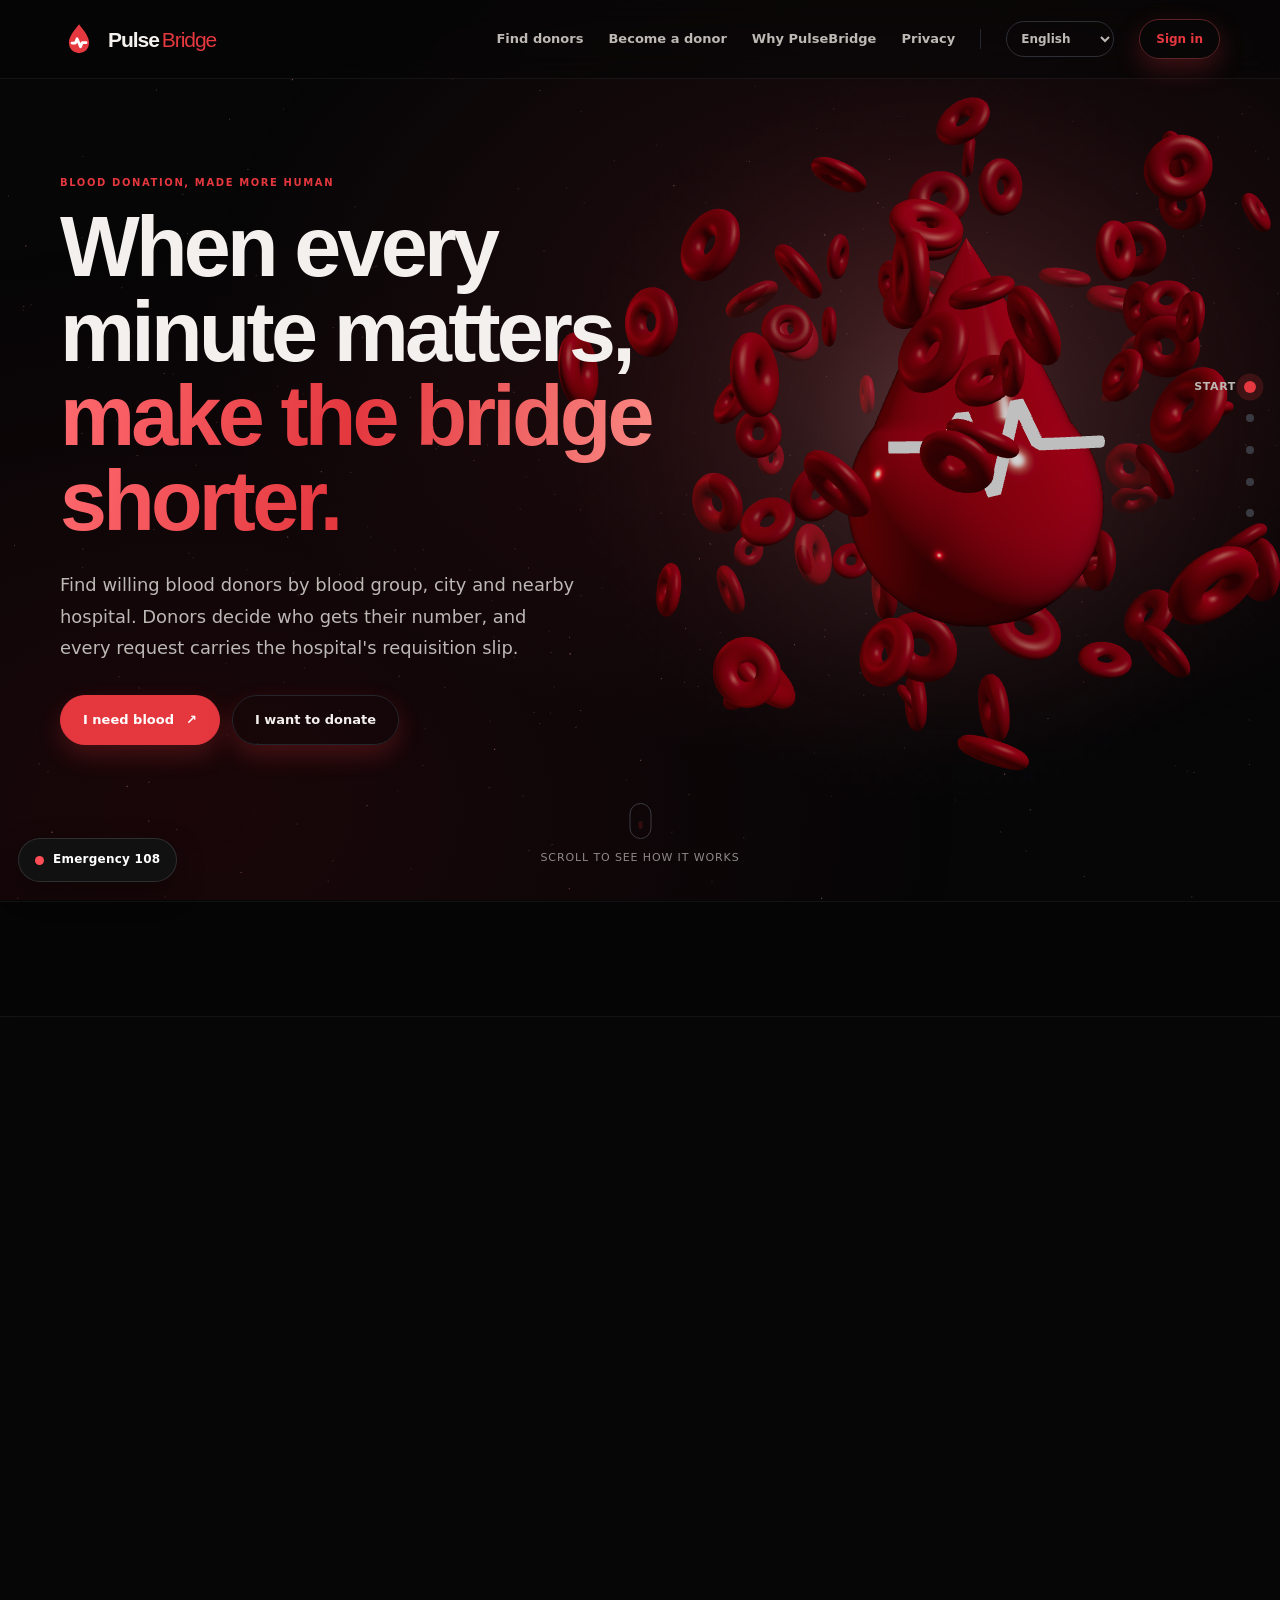
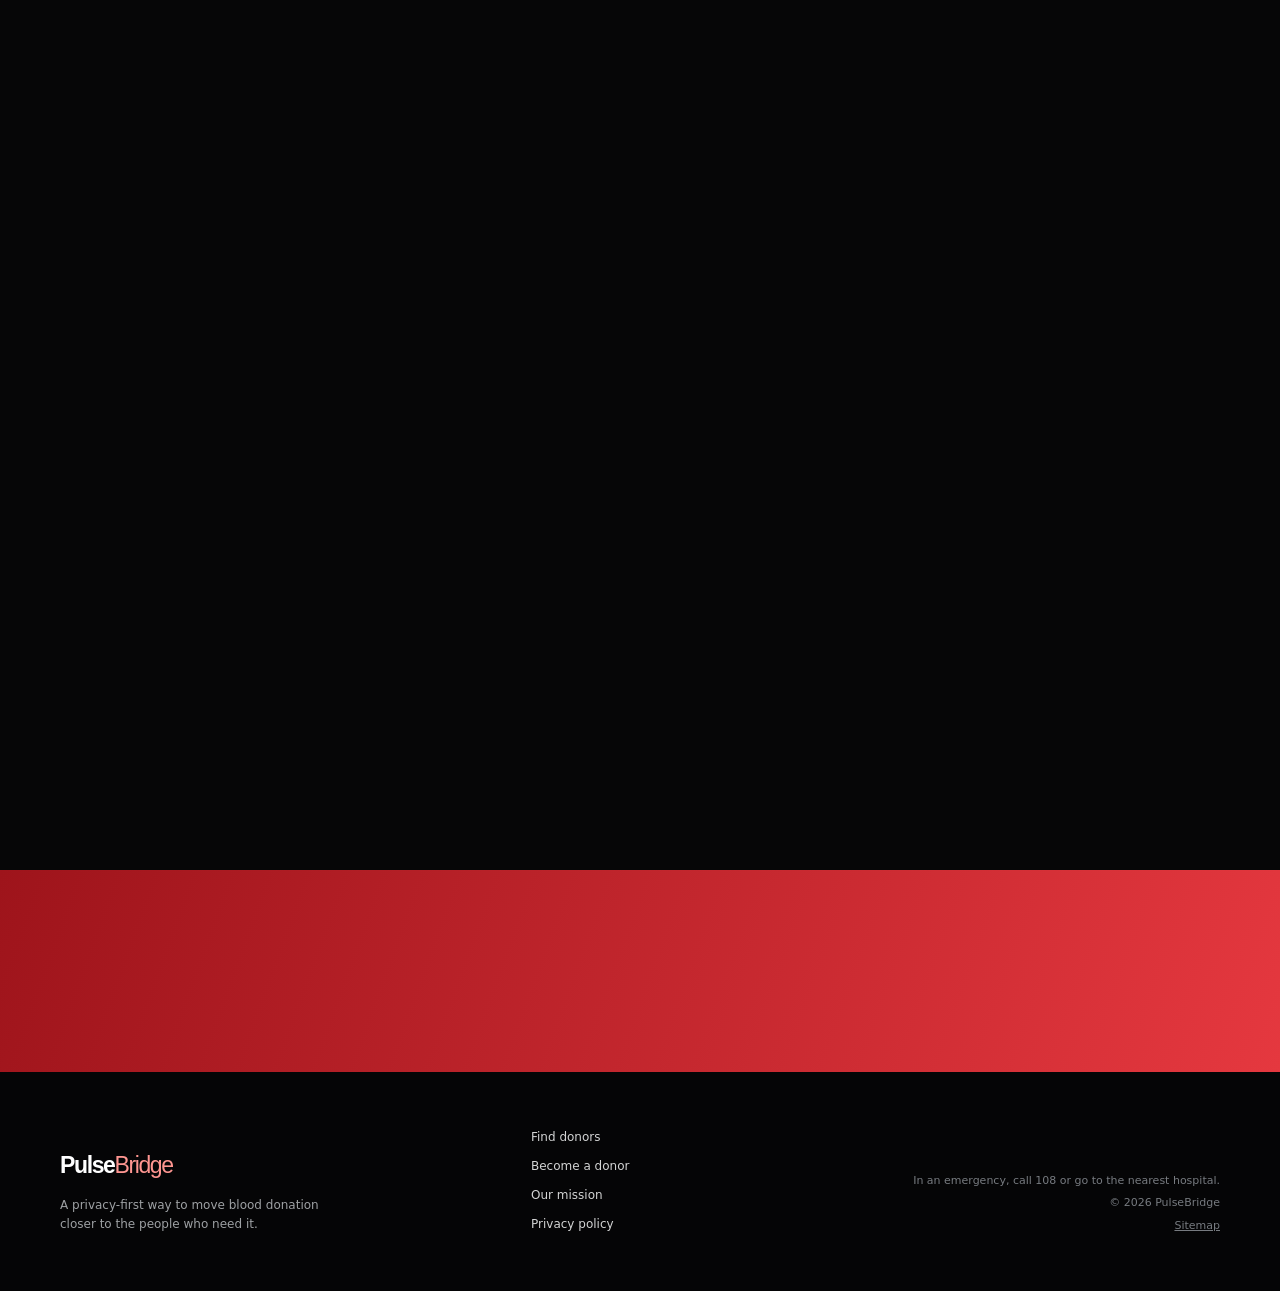
<file: index.html>
<!doctype html>
<html lang="en" data-page-kind="home">
<head>
  <meta charset="utf-8">
  <meta name="viewport" content="width=device-width, initial-scale=1, viewport-fit=cover">
  <meta http-equiv="Content-Security-Policy" content="default-src 'self'; script-src 'self'; style-src 'self' https://fonts.googleapis.com; font-src https://fonts.gstatic.com; img-src 'self' data: blob: https://*.googleusercontent.com; connect-src 'self' https://*.supabase.co wss://*.supabase.co; frame-src 'none'; object-src 'none'; base-uri 'self'; form-action 'self'; manifest-src 'self'; worker-src 'self'">
  <meta name="referrer" content="strict-origin-when-cross-origin">
  <meta name="description" content="PulseBridge connects people who need blood with willing donors, while keeping donor phone numbers private until the donor says yes.">
  <meta name="theme-color" content="#0a0a0c">
  <meta name="apple-mobile-web-app-capable" content="yes">
  <meta name="mobile-web-app-capable" content="yes">
  <meta name="apple-mobile-web-app-title" content="PulseBridge">
  <link rel="canonical" href="https://bhavex.github.io/pulsebridge/">
  <meta property="og:type" content="website">
  <meta property="og:site_name" content="PulseBridge">
  <meta property="og:title" content="PulseBridge — Blood donation, connected">
  <meta property="og:description" content="PulseBridge connects people who need blood with willing donors, while keeping donor phone numbers private until the donor says yes.">
  <meta property="og:url" content="https://bhavex.github.io/pulsebridge/">
  <meta property="og:image" content="https://bhavex.github.io/pulsebridge/og-image.png">
  <meta property="og:image:width" content="1200">
  <meta property="og:image:height" content="630">
  <meta name="twitter:card" content="summary_large_image">
  <title>PulseBridge — Blood donation, connected</title>
  <link rel="manifest" href="manifest.webmanifest">
  <link rel="icon" href="pulsebridge-logo.svg" type="image/svg+xml">
  <link rel="apple-touch-icon" href="icons/apple-touch-icon.png">
  <link rel="preconnect" href="https://fonts.googleapis.com">
  <link rel="preconnect" href="https://fonts.gstatic.com" crossorigin>
  <link href="https://fonts.googleapis.com/css2?family=DM+Sans:wght@500;600;700&family=Inter:wght@400;500;600;700&display=swap" rel="stylesheet">
  <link rel="stylesheet" href="css/style.css">
  <link rel="stylesheet" href="css/theme.css" id="theme-css">
  <script src="js/theme-init.js"></script>
  <link rel="stylesheet" href="css/home.css">
  <script src="js/vendor/supabase.js" defer></script>
  <script src="js/vendor/gsap.min.js" defer></script>
  <script src="js/vendor/ScrollTrigger.min.js" defer></script>
  <script type="application/ld+json">{"@context":"https://schema.org","@graph":[{"@type":"WebSite","name":"PulseBridge","url":"https://bhavex.github.io/pulsebridge/","description":"Privacy-first blood donor finder for India"},{"@type":"Organization","name":"PulseBridge","url":"https://bhavex.github.io/pulsebridge/","logo":"https://bhavex.github.io/pulsebridge/icons/icon-512.png","areaServed":"IN"}]}</script>
</head>
<body data-page="home" class="home-3d">
  <a class="skip-link" href="#main">Skip to content</a>
  <canvas id="scene" aria-hidden="true"></canvas>
  <div class="scene-fallback" aria-hidden="true"><svg viewBox="0 0 220 250"><path d="M110 13C83 50 49 84 49 140a61 61 0 0 0 122 0c0-56-34-90-61-127Z" fill="currentColor"/><path d="M64 145h24l12-29 22 58 13-29h29" fill="none" stroke="#fff" stroke-linecap="round" stroke-linejoin="round" stroke-width="8"/></svg></div>
  <header class="site-header"><div class="shell"><nav id="site-nav" aria-label="Primary navigation"></nav></div></header>
  <nav class="chapter-rail" aria-label="Page sections"><a href="#hero" data-rail="0"><span>Start</span></a><a href="#search" data-rail="1"><span>Search</span></a><a href="#request" data-rail="2"><span>Request</span></a><a href="#connect" data-rail="3"><span>Connect</span></a><a href="#donate" data-rail="4"><span>Donate</span></a></nav>
  <main id="main" class="story">
    <section id="hero" class="chapter chapter-hero" data-chapter="0">
      <div class="shell">
        <div class="hero-copy-3d">
          <p class="eyebrow reveal">Blood donation, made more human</p>
          <h1 class="hero-title reveal">When every minute matters, <span>make the bridge shorter.</span></h1>
          <p class="hero-lede reveal">Find willing blood donors by blood group, city and nearby hospital. Donors decide who gets their number, and every request carries the hospital's requisition slip.</p>
          <div class="hero-actions reveal"><a class="button" href="find-donors.html">I need blood <span aria-hidden="true">↗</span></a><a class="button button-ghost" href="donate.html">I want to donate</a></div>
        </div>
      </div>
      <a class="scroll-cue" href="#search"><span></span>Scroll to see how it works</a>
    </section>

    <section class="fact-strip" aria-label="How PulseBridge protects people">
      <div class="shell fact-grid">
        <div class="fact reveal"><strong>0</strong><span>phone numbers shown in search</span></div>
        <div class="fact reveal"><strong>1 tap</strong><span>for a donor to accept or decline</span></div>
        <div class="fact reveal"><strong>72 h</strong><span>before an unanswered request expires</span></div>
        <div class="fact reveal"><strong>30 days</strong><span>between availability check-ins</span></div>
      </div>
    </section>

    <section id="search" class="chapter" data-chapter="1">
      <div class="shell">
        <article class="chapter-panel panel-right reveal">
          <span class="chapter-num">01</span>
          <h2>Search donors who can actually help.</h2>
          <p>Pick the blood group you need. Turn on compatible groups to widen the circle, then sort by nearby hospital, city or who confirmed most recently.</p>
          <div class="mock-card" aria-hidden="true">
            <div class="mock-row"><span class="blood-badge">O−</span><div><strong>Asha R.</strong><small>Ruby Hall Clinic · Pune</small></div><span class="chip chip-ok">Eligible</span></div>
            <div class="mock-row"><span class="blood-badge">A+</span><div><strong>Vikram</strong><small>Jehangir Hospital · Pune</small></div><span class="chip chip-red">Exact match</span></div>
          </div>
        </article>
      </div>
    </section>

    <section id="request" class="chapter" data-chapter="2">
      <div class="shell">
        <article class="chapter-panel panel-left reveal">
          <span class="chapter-num">02</span>
          <h2>Send a request the donor can trust.</h2>
          <p>Add the patient, the hospital and a photo of the hospital's blood requisition slip. Only that donor and the PulseBridge team can open it, through a link that expires in two minutes.</p>
          <div class="mock-card" aria-hidden="true">
            <div class="mock-slip"><span class="slip-icon">✚</span><div><strong>Blood requisition slip</strong><small>KEM Hospital · 2 units A+</small></div><span class="chip">Private</span></div>
          </div>
        </article>
      </div>
    </section>

    <section id="connect" class="chapter" data-chapter="3">
      <div class="shell">
        <article class="chapter-panel panel-right reveal">
          <span class="chapter-num">03</span>
          <h2>The donor says yes. The bridge lights up.</h2>
          <p>Only when the donor taps Accept do both of you see each other's number, with Call and WhatsApp right there. Every reveal is logged, and donors can report anything that feels wrong.</p>
          <div class="mock-card" aria-hidden="true">
            <div class="contact-reveal"><div><span>Donor</span><strong>Asha Rao</strong><span>+91 98•• ••• 210</span></div><div class="request-actions"><span class="button button-small">Call</span><span class="button button-small button-outline">WhatsApp</span></div></div>
          </div>
        </article>
      </div>
    </section>

    <section id="donate" class="chapter" data-chapter="4">
      <div class="shell">
        <article class="chapter-panel panel-left reveal">
          <span class="chapter-num">For donors</span>
          <h2>Register once. Stay in control.</h2>
          <p>Add your blood group, city and the hospital near you. You see each request with its slip and decide. Once a month we check you're still available, and you can pause or delete your profile any time.</p>
          <div class="hero-actions"><a class="button" href="donate.html">Become a donor <span aria-hidden="true">↗</span></a></div>
        </article>
      </div>
    </section>

    <section id="faq" class="section faq-section">
      <div class="shell faq-layout">
        <div class="reveal"><p class="eyebrow">Questions</p><h2>Things people ask before they trust us.</h2><p class="faq-intro">Still unsure? Read the <a class="inline-link" href="privacy.html">privacy policy</a>.</p></div>
        <div class="faq-list">
          <details class="faq-item reveal"><summary>Who can see my phone number?</summary><p>Nobody, until you accept a specific request. Search never shows phone numbers. When you accept, only that one recipient sees your number, and you see theirs. Every time a number is opened, it's logged.</p></details>
          <details class="faq-item reveal"><summary>How do I know a request is real?</summary><p>Every request must include a photo or PDF of the hospital's blood requisition slip. You can open it before deciding. If anything looks wrong, or someone asks for money, tap “Report as fake” and the PulseBridge team will review and can block the account.</p></details>
          <details class="faq-item reveal"><summary>How fast will a donor reply?</summary><p>Donors have up to 72 hours to accept or decline. If they don't answer, the request expires so you can try someone else. For urgent needs, send requests to several donors at once.</p></details>
          <details class="faq-item reveal"><summary>Does PulseBridge check blood compatibility?</summary><p>Search uses the standard red-cell compatibility chart to suggest donors, but only the hospital or blood bank can confirm compatibility and whether a donor is fit to donate.</p></details>
          <details class="faq-item reveal"><summary>Is it free? Should I ever pay?</summary><p>PulseBridge is free. Blood donation in India is voluntary. Never pay or accept money for blood. Report anyone who asks.</p></details>
          <details class="faq-item reveal"><summary>How often will I be asked if I'm still available?</summary><p>Every 30 days. If you don't confirm within about a week after that, you're hidden from search until you confirm again on your donor page. You can also pause any time.</p></details>
          <details class="faq-item reveal"><summary>Can I delete my data?</summary><p>Yes. Donors can permanently delete their profile from the donor page. Recipients can cancel requests. For anything else, contact the PulseBridge team.</p></details>
          <details class="faq-item reveal"><summary>Is this an emergency service?</summary><p>No. In an emergency, call 108 or go to the nearest hospital straight away. PulseBridge helps you find willing donors alongside the hospital's own process.</p></details>
        </div>
      </div>
    </section>

    <section class="section notice-section"><div class="shell notice-card reveal"><div class="notice-symbol" aria-hidden="true">!</div><div><p class="eyebrow">Please keep in mind</p><h2>PulseBridge connects people. Professionals guide care.</h2><p>Blood compatibility, donation eligibility and treatment must always be confirmed by the hospital or blood bank. In an emergency, call 108 or go to the nearest hospital. Never pay anyone for blood.</p></div><a class="button button-light" href="privacy.html">Read the privacy policy</a></div></section>

    <section class="cta-section"><div class="shell cta-inner reveal"><div><p class="eyebrow eyebrow-light">A clearer next step</p><h2>Ready to move help closer?</h2></div><a class="button button-white" href="find-donors.html">Find donors <span aria-hidden="true">↗</span></a></div></section>
  </main>
  <div class="mobile-cta" role="region" aria-label="Quick actions"><a class="button" href="find-donors.html">I need blood</a><a class="button button-ghost" href="donate.html">Donate</a></div>
  <footer id="site-footer" class="site-footer"></footer>
  <script type="module" src="js/ui.js"></script><script type="module" src="js/auth.js"></script><script type="module" src="js/home3d.js"></script>
</body>
</html>
</file>
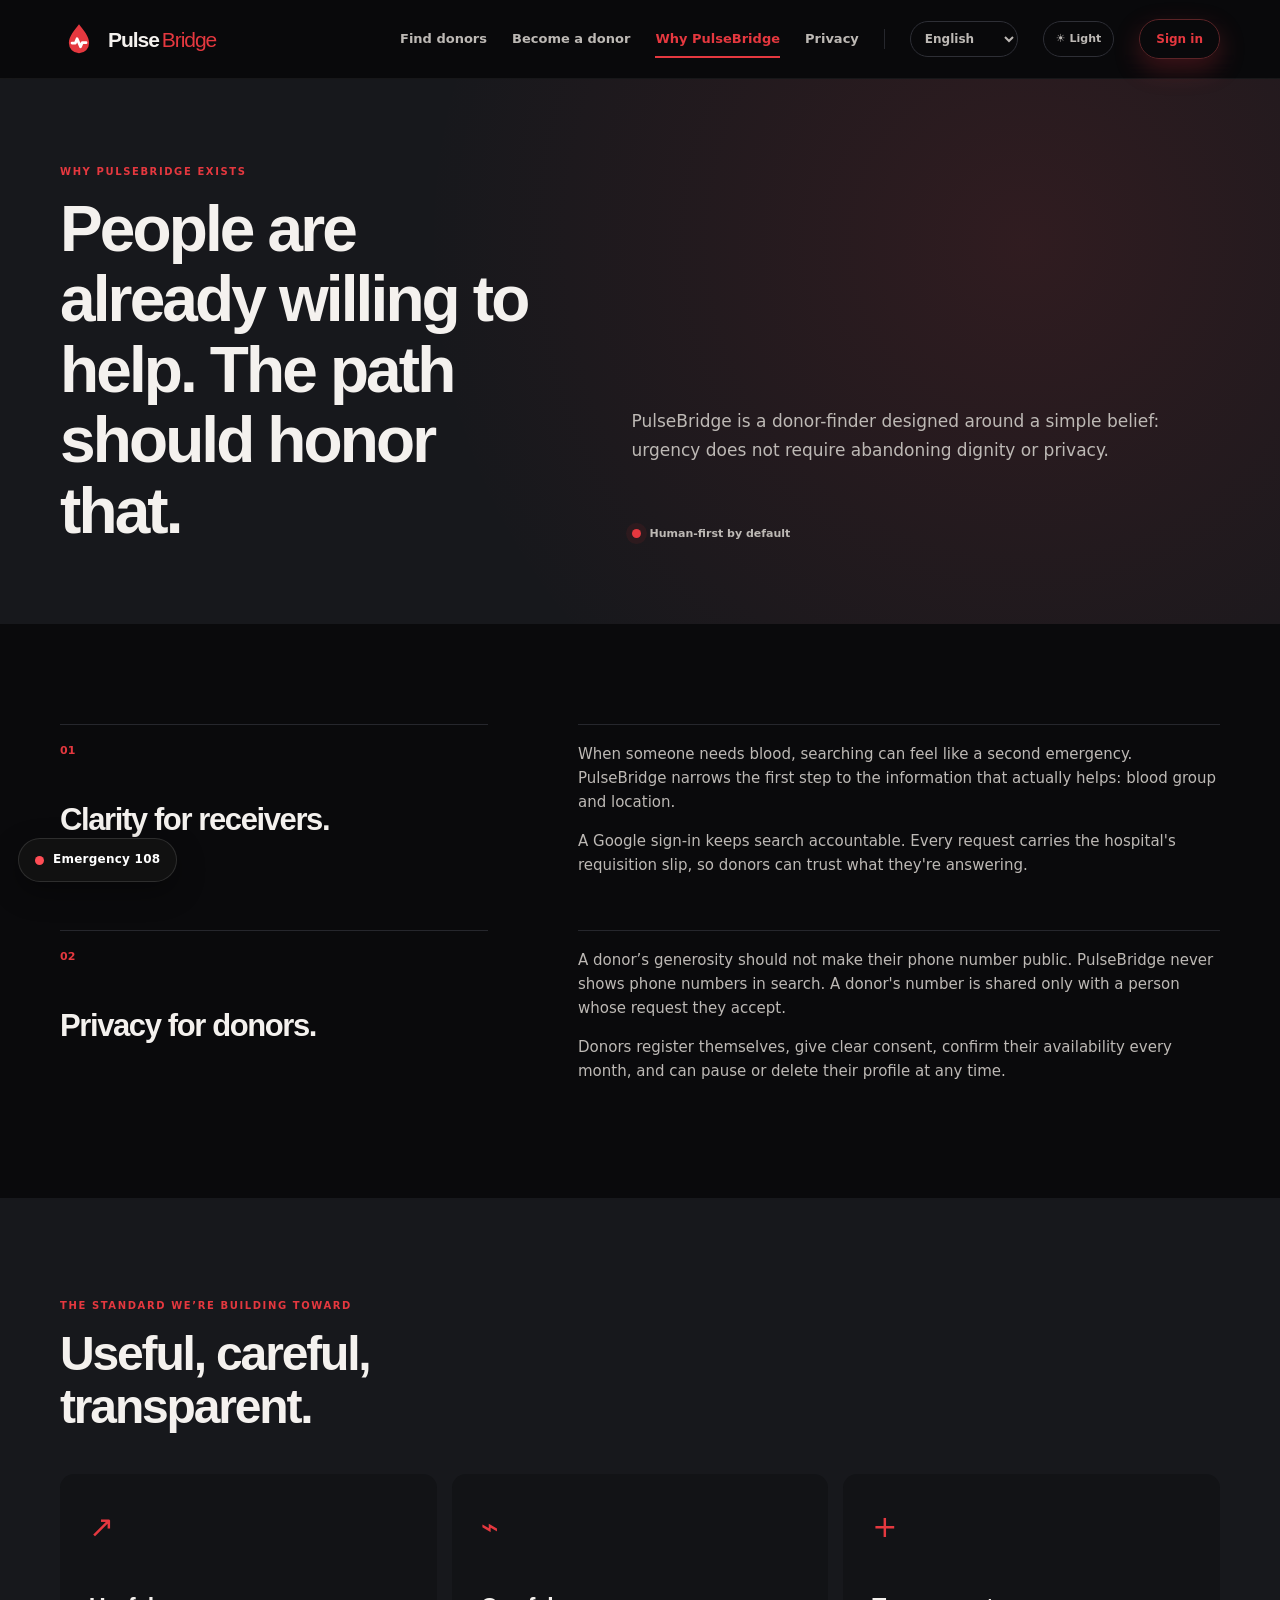
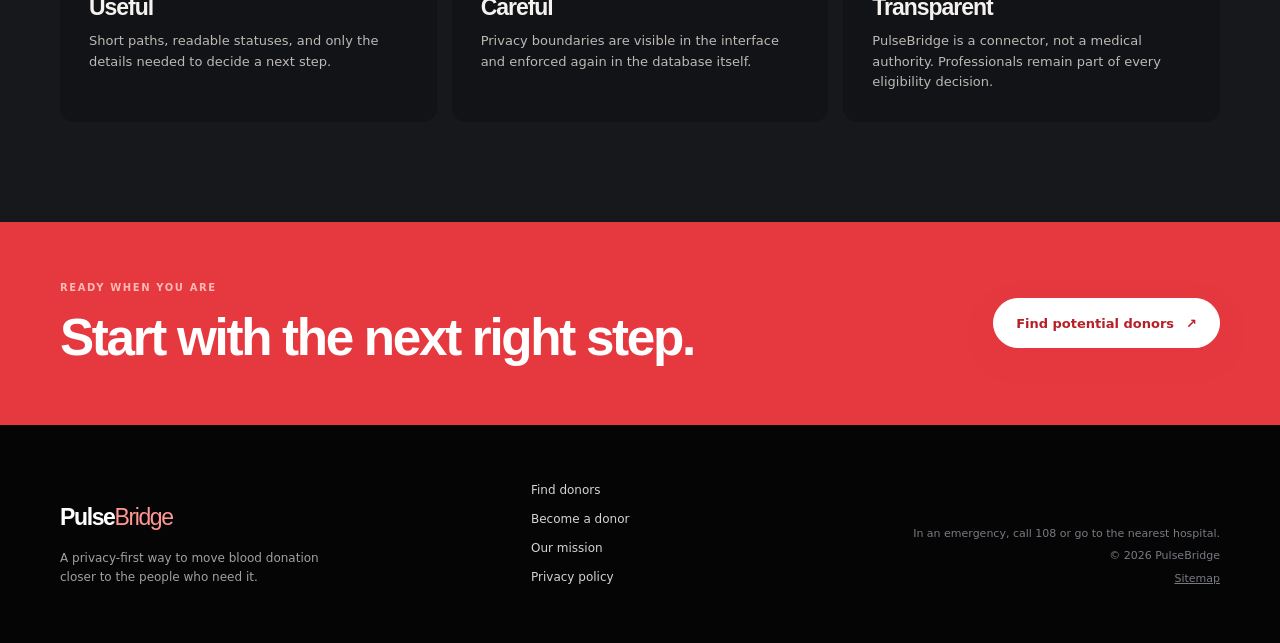
<file: about.html>
<!doctype html>
<html lang="en">
<head>
  <meta charset="utf-8">
  <meta name="viewport" content="width=device-width, initial-scale=1, viewport-fit=cover">
  <meta http-equiv="Content-Security-Policy" content="default-src 'self'; script-src 'self'; style-src 'self' https://fonts.googleapis.com; font-src https://fonts.gstatic.com; img-src 'self' data: blob: https://*.googleusercontent.com; connect-src 'self' https://*.supabase.co wss://*.supabase.co; frame-src 'none'; object-src 'none'; base-uri 'self'; form-action 'self'; manifest-src 'self'; worker-src 'self'">
  <meta name="referrer" content="strict-origin-when-cross-origin">
  <meta name="description" content="Learn about the PulseBridge mission to connect blood donors and recipients with care.">
  <meta name="theme-color" content="#0a0a0c">
  <meta name="apple-mobile-web-app-capable" content="yes">
  <meta name="mobile-web-app-capable" content="yes">
  <meta name="apple-mobile-web-app-title" content="PulseBridge">
  <link rel="canonical" href="https://bhavex.github.io/pulsebridge/about.html">
  <meta property="og:type" content="website">
  <meta property="og:site_name" content="PulseBridge">
  <meta property="og:title" content="Our mission — PulseBridge">
  <meta property="og:description" content="Learn about the PulseBridge mission to connect blood donors and recipients with care.">
  <meta property="og:url" content="https://bhavex.github.io/pulsebridge/about.html">
  <meta property="og:image" content="https://bhavex.github.io/pulsebridge/og-image.png">
  <meta property="og:image:width" content="1200">
  <meta property="og:image:height" content="630">
  <meta name="twitter:card" content="summary_large_image">
  <title>Our mission — PulseBridge</title>
  <link rel="manifest" href="manifest.webmanifest">
  <link rel="icon" href="pulsebridge-logo.svg" type="image/svg+xml">
  <link rel="apple-touch-icon" href="icons/apple-touch-icon.png">
  <link rel="preconnect" href="https://fonts.googleapis.com">
  <link rel="preconnect" href="https://fonts.gstatic.com" crossorigin>
  <link href="https://fonts.googleapis.com/css2?family=DM+Sans:wght@500;600;700&family=Inter:wght@400;500;600;700&display=swap" rel="stylesheet">
  <link rel="stylesheet" href="css/style.css">
  <link rel="stylesheet" href="css/theme.css" id="theme-css">
  <script src="js/theme-init.js"></script>
  <script src="js/vendor/supabase.js" defer></script>
</head>
<body data-page="about">
  <a class="skip-link" href="#main">Skip to content</a>
  <header class="site-header"><div class="shell"><nav id="site-nav" aria-label="Primary navigation"></nav></div></header>
  <main id="main"><section class="about-hero"><div class="shell split-section"><div><p class="eyebrow">Why PulseBridge exists</p><h1>People are already willing to help. The path should honor that.</h1></div><div><p class="hero-lede">PulseBridge is a donor-finder designed around a simple belief: urgency does not require abandoning dignity or privacy.</p><div class="about-signal"><span class="signal-dot"></span><span>Human-first by default</span></div></div></div></section>
    <section class="section"><div class="shell story-grid"><div class="story-lead"><span class="story-number">01</span><h2>Clarity for receivers.</h2></div><div class="story-copy"><p>When someone needs blood, searching can feel like a second emergency. PulseBridge narrows the first step to the information that actually helps: blood group and location.</p><p>A Google sign-in keeps search accountable. Every request carries the hospital's requisition slip, so donors can trust what they're answering.</p></div><div class="story-lead"><span class="story-number">02</span><h2>Privacy for donors.</h2></div><div class="story-copy"><p>A donor’s generosity should not make their phone number public. PulseBridge never shows phone numbers in search. A donor's number is shared only with a person whose request they accept.</p><p>Donors register themselves, give clear consent, confirm their availability every month, and can pause or delete their profile at any time.</p></div></div></section>
    <section class="section values-section"><div class="shell"><div class="section-heading section-heading-wide"><p class="eyebrow">The standard we’re building toward</p><h2>Useful, careful, transparent.</h2></div><div class="values-grid"><article><span class="value-icon">↗</span><h3>Useful</h3><p>Short paths, readable statuses, and only the details needed to decide a next step.</p></article><article><span class="value-icon">⌁</span><h3>Careful</h3><p>Privacy boundaries are visible in the interface and enforced again in the database itself.</p></article><article><span class="value-icon">+</span><h3>Transparent</h3><p>PulseBridge is a connector, not a medical authority. Professionals remain part of every eligibility decision.</p></article></div></div></section>
    <section class="cta-section"><div class="shell cta-inner"><div><p class="eyebrow eyebrow-light">Ready when you are</p><h2>Start with the next right step.</h2></div><a class="button button-white" href="find-donors.html">Find potential donors <span aria-hidden="true">↗</span></a></div></section>
  </main>
  <footer id="site-footer" class="site-footer"></footer>
  <script type="module" src="js/ui.js"></script><script type="module" src="js/auth.js"></script>
</body>
</html>
</file>
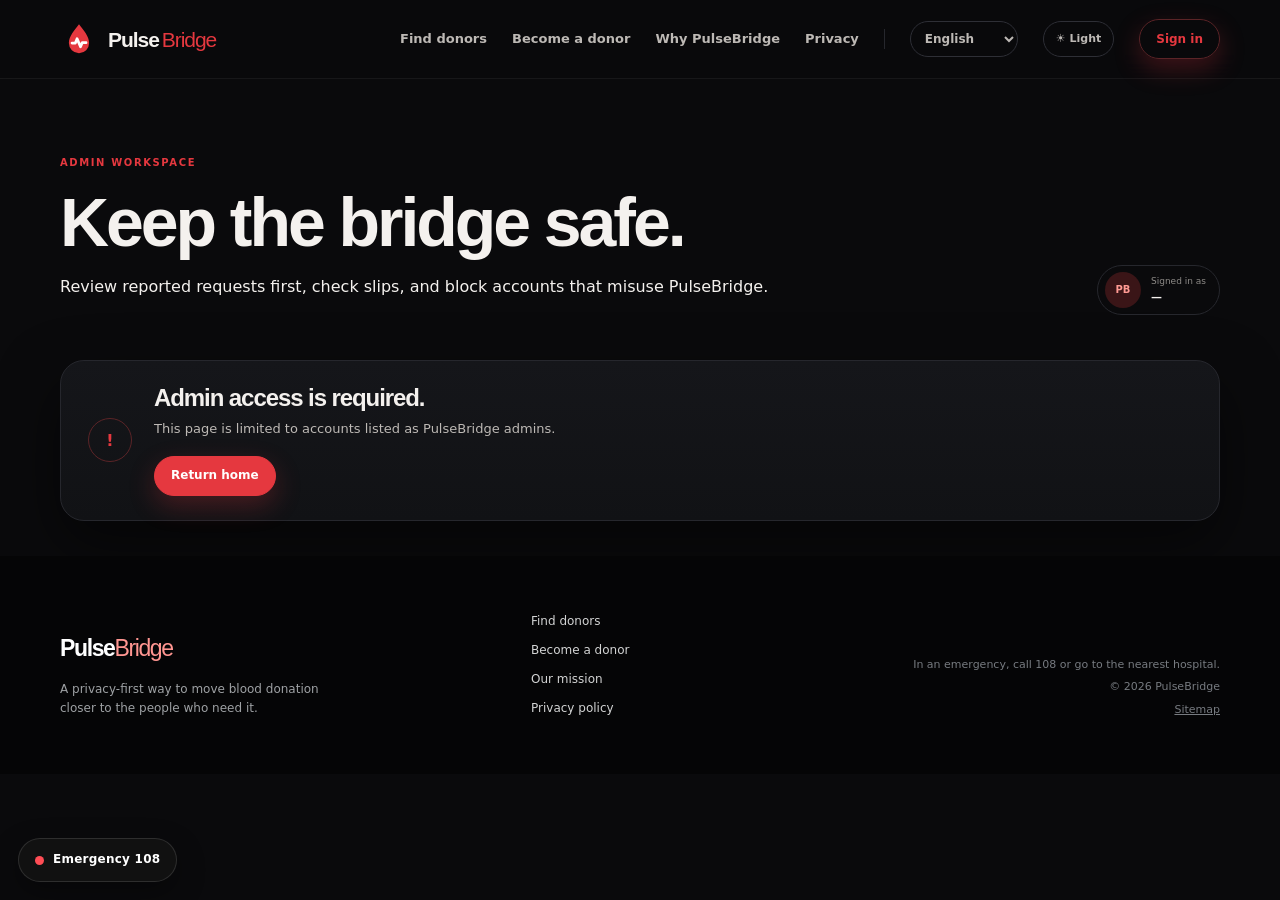
<file: admin.html>
<!doctype html>
<html lang="en">
<head>
  <meta charset="utf-8">
  <meta name="viewport" content="width=device-width, initial-scale=1, viewport-fit=cover">
  <meta http-equiv="Content-Security-Policy" content="default-src 'self'; script-src 'self'; style-src 'self' https://fonts.googleapis.com; font-src https://fonts.gstatic.com; img-src 'self' data: blob: https://*.googleusercontent.com; connect-src 'self' https://*.supabase.co wss://*.supabase.co; frame-src 'none'; object-src 'none'; base-uri 'self'; form-action 'self'; manifest-src 'self'; worker-src 'self'">
  <meta name="referrer" content="strict-origin-when-cross-origin">
  <meta name="description" content="PulseBridge admin console.">
  <meta name="theme-color" content="#0a0a0c">
  <meta name="apple-mobile-web-app-capable" content="yes">
  <meta name="mobile-web-app-capable" content="yes">
  <meta name="apple-mobile-web-app-title" content="PulseBridge">
  <link rel="canonical" href="https://bhavex.github.io/pulsebridge/admin.html">
  <meta property="og:type" content="website">
  <meta property="og:site_name" content="PulseBridge">
  <meta property="og:title" content="Admin console — PulseBridge">
  <meta property="og:description" content="PulseBridge admin console.">
  <meta property="og:url" content="https://bhavex.github.io/pulsebridge/admin.html">
  <meta property="og:image" content="https://bhavex.github.io/pulsebridge/og-image.png">
  <meta property="og:image:width" content="1200">
  <meta property="og:image:height" content="630">
  <meta name="twitter:card" content="summary_large_image">
  <meta name="robots" content="noindex">
  <title>Admin console — PulseBridge</title>
  <link rel="manifest" href="manifest.webmanifest">
  <link rel="icon" href="pulsebridge-logo.svg" type="image/svg+xml">
  <link rel="apple-touch-icon" href="icons/apple-touch-icon.png">
  <link rel="preconnect" href="https://fonts.googleapis.com">
  <link rel="preconnect" href="https://fonts.gstatic.com" crossorigin>
  <link href="https://fonts.googleapis.com/css2?family=DM+Sans:wght@500;600;700&family=Inter:wght@400;500;600;700&display=swap" rel="stylesheet">
  <link rel="stylesheet" href="css/style.css">
  <link rel="stylesheet" href="css/theme.css" id="theme-css">
  <script src="js/theme-init.js"></script>
  <script src="js/vendor/supabase.js" defer></script>
</head>
<body data-page="admin" data-guard="signed-in" data-admin-only="true">
  <a class="skip-link" href="#main">Skip to content</a>
  <header class="site-header"><div class="shell"><nav id="site-nav" aria-label="Primary navigation"></nav></div></header>
  <main id="main"><div class="shell page-header page-header-admin"><div><p class="eyebrow">Admin workspace</p><h1>Keep the bridge safe.</h1><p>Review reported requests first, check slips, and block accounts that misuse PulseBridge.</p></div><div class="admin-user-chip"><span class="avatar-chip">PB</span><span><small>Signed in as</small><strong data-auth-email>—</strong></span></div></div>
    <div class="shell guard-state" data-guard-message hidden><div class="card-surface guard-card"><span class="notice-symbol" aria-hidden="true">!</span><div><h2>Admin access is required.</h2><p>This page is limited to accounts listed as PulseBridge admins.</p><a class="button button-small" href="index.html">Return home</a></div></div></div>
    <div class="shell content-stack admin-stack" data-gated-content hidden>
      <section class="admin-section"><div class="section-bar"><div><p class="eyebrow">Requests</p><h2>All requests</h2><p class="section-subtitle">Reported requests are listed first.</p></div><span class="admin-badge">Admin only</span></div><div id="admin-request-list" class="request-list"></div></section>
      <section class="admin-section"><div class="section-bar"><div><p class="eyebrow">Donors</p><h2>Registered donors</h2></div></div><div class="table-wrap card-surface"><table><caption class="sr-only">All donors</caption><thead><tr><th>Name</th><th>Group</th><th>Age</th><th>Location</th><th>Hospital</th><th>Private contact</th><th>Status</th><th>Actions</th></tr></thead><tbody id="admin-donor-rows"></tbody></table></div></section>
      <section class="admin-section"><div class="section-bar"><div><p class="eyebrow">Safety</p><h2>Blocked accounts</h2></div></div><div id="admin-blocked-list" class="request-list"></div></section>
      <section class="admin-section"><div class="section-bar"><div><p class="eyebrow">Monitoring</p><h2>Errors people hit</h2><p class="section-subtitle">Crashes and failed actions from visitors' browsers, newest first. Kept for 60 days.</p></div><button id="clear-errors" class="button button-small button-ghost" type="button">Clear list</button></div><div id="admin-error-list" class="request-list"></div></section>
      <section class="admin-section"><div class="section-bar"><div><p class="eyebrow">Backups</p><h2>Download a backup</h2><p class="section-subtitle">Saves every donor, private contact, request and blocked account as a JSON file. Do this weekly and keep it somewhere private: it contains phone numbers.</p></div><button id="download-backup" class="button button-small" type="button">Download backup</button></div></section>
      <section class="admin-notice"><strong>Privacy boundary</strong><span>Everything on this page is enforced by the database. Non-admin accounts get nothing back even if they open this page.</span></section>
    </div>
  </main>
  <footer id="site-footer" class="site-footer"></footer>
  <script type="module" src="js/ui.js"></script><script type="module" src="js/auth.js"></script><script type="module" src="js/admin.js"></script>
</body>
</html>
</file>
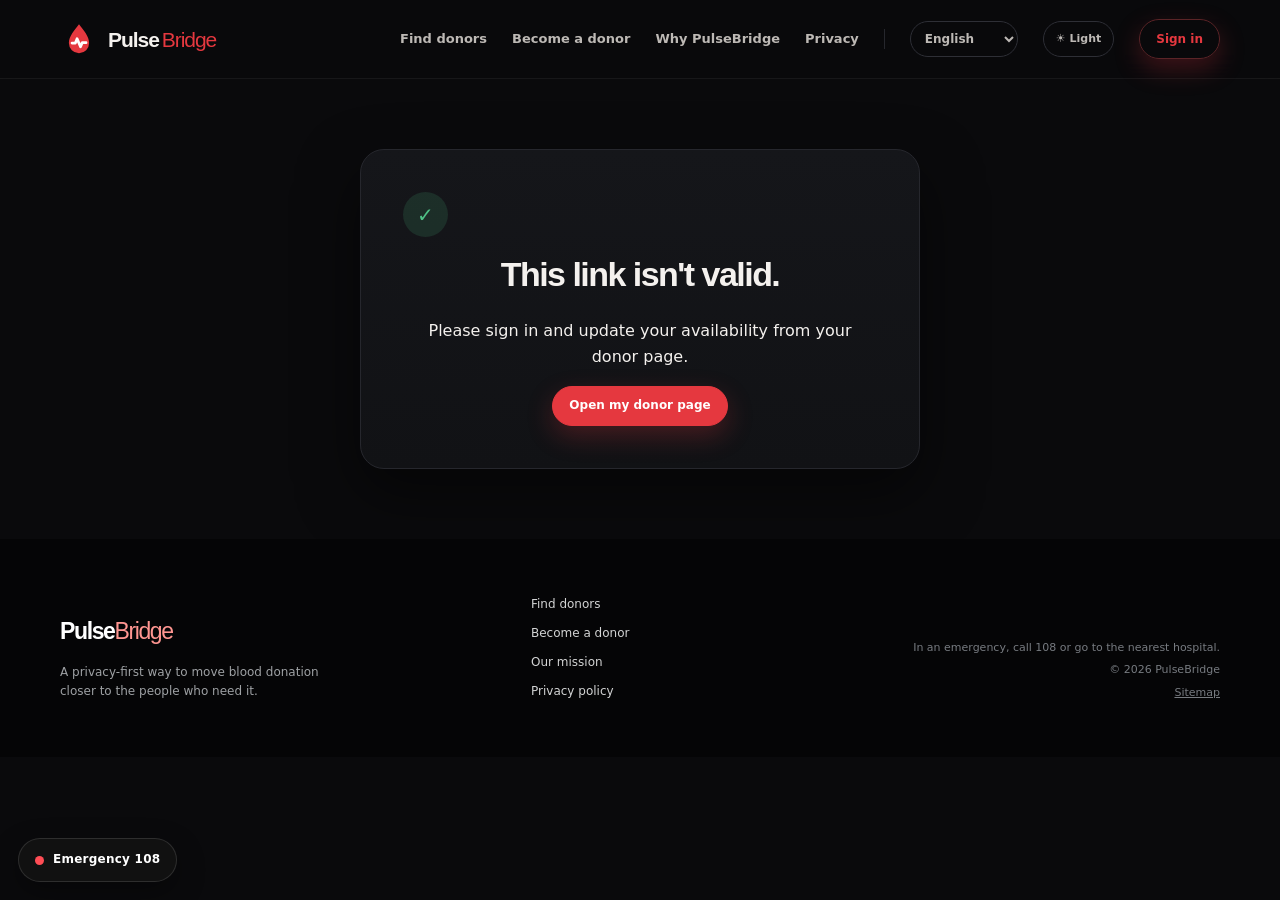
<file: confirm.html>
<!doctype html>
<html lang="en">
<head>
  <meta charset="utf-8">
  <meta name="viewport" content="width=device-width, initial-scale=1, viewport-fit=cover">
  <meta http-equiv="Content-Security-Policy" content="default-src 'self'; script-src 'self'; style-src 'self' https://fonts.googleapis.com; font-src https://fonts.gstatic.com; img-src 'self' data: blob: https://*.googleusercontent.com; connect-src 'self' https://*.supabase.co wss://*.supabase.co; frame-src 'none'; object-src 'none'; base-uri 'self'; form-action 'self'; manifest-src 'self'; worker-src 'self'">
  <meta name="referrer" content="strict-origin-when-cross-origin">
  <meta name="description" content="Confirm you are still available to donate blood.">
  <meta name="theme-color" content="#0a0a0c">
  <meta name="apple-mobile-web-app-capable" content="yes">
  <meta name="mobile-web-app-capable" content="yes">
  <meta name="apple-mobile-web-app-title" content="PulseBridge">
  <link rel="canonical" href="https://bhavex.github.io/pulsebridge/confirm.html">
  <meta property="og:type" content="website">
  <meta property="og:site_name" content="PulseBridge">
  <meta property="og:title" content="Confirm availability — PulseBridge">
  <meta property="og:description" content="Confirm you are still available to donate blood.">
  <meta property="og:url" content="https://bhavex.github.io/pulsebridge/confirm.html">
  <meta property="og:image" content="https://bhavex.github.io/pulsebridge/og-image.png">
  <meta property="og:image:width" content="1200">
  <meta property="og:image:height" content="630">
  <meta name="twitter:card" content="summary_large_image">
  <meta name="robots" content="noindex">
  <title>Confirm availability — PulseBridge</title>
  <link rel="manifest" href="manifest.webmanifest">
  <link rel="icon" href="pulsebridge-logo.svg" type="image/svg+xml">
  <link rel="apple-touch-icon" href="icons/apple-touch-icon.png">
  <link rel="preconnect" href="https://fonts.googleapis.com">
  <link rel="preconnect" href="https://fonts.gstatic.com" crossorigin>
  <link href="https://fonts.googleapis.com/css2?family=DM+Sans:wght@500;600;700&family=Inter:wght@400;500;600;700&display=swap" rel="stylesheet">
  <link rel="stylesheet" href="css/style.css">
  <link rel="stylesheet" href="css/theme.css" id="theme-css">
  <script src="js/theme-init.js"></script>
  <script src="js/vendor/supabase.js" defer></script>
</head>
<body data-page="confirm">
  <a class="skip-link" href="#main">Skip to content</a>
  <header class="site-header"><div class="shell"><nav id="site-nav" aria-label="Primary navigation"></nav></div></header>
  <main id="main"><section class="card-surface confirm-card"><span class="success-icon" aria-hidden="true">✓</span><h1 id="confirm-title">Confirming…</h1><p id="confirm-copy">One moment.</p><a class="button button-small" href="donate.html">Open my donor page</a></section></main>
  <footer id="site-footer" class="site-footer"></footer>
  <script type="module" src="js/ui.js"></script><script type="module" src="js/confirm.js"></script>
</body>
</html>
</file>
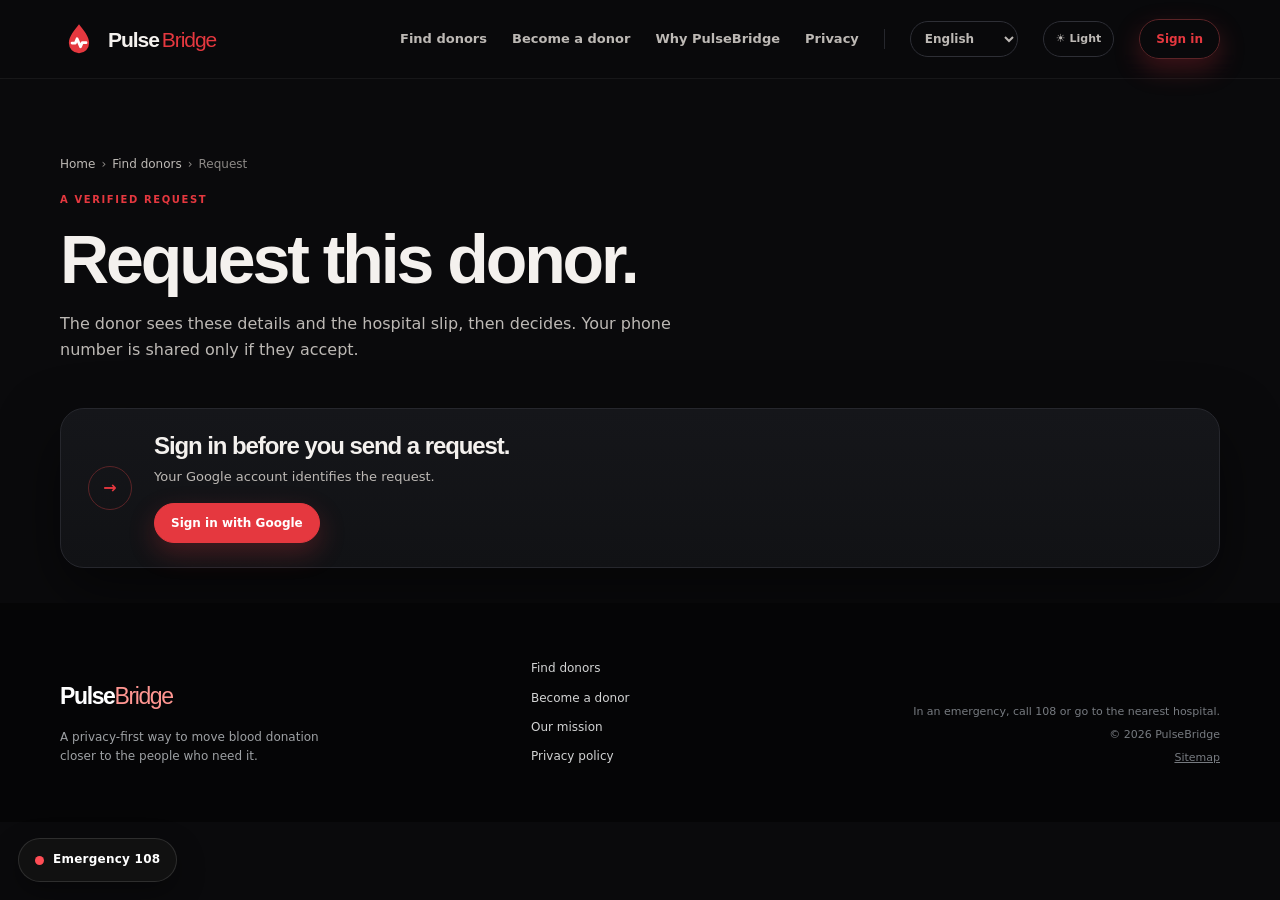
<file: contact-request.html>
<!doctype html>
<html lang="en">
<head>
  <meta charset="utf-8">
  <meta name="viewport" content="width=device-width, initial-scale=1, viewport-fit=cover">
  <meta http-equiv="Content-Security-Policy" content="default-src 'self'; script-src 'self'; style-src 'self' https://fonts.googleapis.com; font-src https://fonts.gstatic.com; img-src 'self' data: blob: https://*.googleusercontent.com; connect-src 'self' https://*.supabase.co wss://*.supabase.co; frame-src 'none'; object-src 'none'; base-uri 'self'; form-action 'self'; manifest-src 'self'; worker-src 'self'">
  <meta name="referrer" content="strict-origin-when-cross-origin">
  <meta name="description" content="Send a verified blood request to a donor on PulseBridge.">
  <meta name="theme-color" content="#0a0a0c">
  <meta name="apple-mobile-web-app-capable" content="yes">
  <meta name="mobile-web-app-capable" content="yes">
  <meta name="apple-mobile-web-app-title" content="PulseBridge">
  <link rel="canonical" href="https://bhavex.github.io/pulsebridge/contact-request.html">
  <meta property="og:type" content="website">
  <meta property="og:site_name" content="PulseBridge">
  <meta property="og:title" content="Request a donor — PulseBridge">
  <meta property="og:description" content="Send a verified blood request to a donor on PulseBridge.">
  <meta property="og:url" content="https://bhavex.github.io/pulsebridge/contact-request.html">
  <meta property="og:image" content="https://bhavex.github.io/pulsebridge/og-image.png">
  <meta property="og:image:width" content="1200">
  <meta property="og:image:height" content="630">
  <meta name="twitter:card" content="summary_large_image">
  <meta name="robots" content="noindex">
  <title>Request a donor — PulseBridge</title>
  <link rel="manifest" href="manifest.webmanifest">
  <link rel="icon" href="pulsebridge-logo.svg" type="image/svg+xml">
  <link rel="apple-touch-icon" href="icons/apple-touch-icon.png">
  <link rel="preconnect" href="https://fonts.googleapis.com">
  <link rel="preconnect" href="https://fonts.gstatic.com" crossorigin>
  <link href="https://fonts.googleapis.com/css2?family=DM+Sans:wght@500;600;700&family=Inter:wght@400;500;600;700&display=swap" rel="stylesheet">
  <link rel="stylesheet" href="css/style.css">
  <link rel="stylesheet" href="css/theme.css" id="theme-css">
  <script src="js/theme-init.js"></script>
  <script src="js/vendor/supabase.js" defer></script>
</head>
<body data-page="contact-request" data-guard="signed-in">
  <a class="skip-link" href="#main">Skip to content</a>
  <header class="site-header"><div class="shell"><nav id="site-nav" aria-label="Primary navigation"></nav></div></header>
  <main id="main"><div class="shell page-header page-header-compact"><nav class="breadcrumbs" aria-label="Breadcrumb"><ol><li><a href="index.html">Home</a></li><li><a href="find-donors.html">Find donors</a></li><li aria-current="page">Request</li></ol></nav><p class="eyebrow">A verified request</p><h1>Request this donor.</h1><p>The donor sees these details and the hospital slip, then decides. Your phone number is shared only if they accept.</p></div>
    <div class="shell guard-state" data-guard-message hidden><div class="card-surface guard-card"><span class="notice-symbol" aria-hidden="true">→</span><div><h2>Sign in before you send a request.</h2><p>Your Google account identifies the request.</p><a class="button button-small" href="login.html">Sign in with Google</a></div></div></div>
    <div class="shell content-narrow" data-gated-content hidden>
      <section class="request-flow"><div id="requested-donor-summary" class="selected-donor card-surface"><span class="eyebrow">Selected donor</span><strong>Loading…</strong></div>
        <form id="contact-request-form" class="card-surface form-card"><input name="donorId" type="hidden">
          <div class="form-heading"><span class="card-kicker">Patient details</span><h2>Who needs blood?</h2></div>
          <div class="form-grid">
            <label>Patient name<input name="patientName" type="text" required maxlength="80" placeholder="Patient's full name"></label>
            <label>Blood group needed<select name="bloodGroupNeeded" required><option value="">Select</option><option>A+</option><option>A-</option><option>B+</option><option>B-</option><option>AB+</option><option>AB-</option><option>O+</option><option>O-</option></select></label>
            <label>Units needed<input name="units" type="number" min="1" max="10" value="1" required></label>
            <label>Needed by<input name="requiredBy" type="date" required></label>
            <label>Hospital name<input name="hospitalName" type="text" required maxlength="120" placeholder="Where the patient is admitted"></label>
            <label>Hospital city<input name="hospitalCity" type="text" required maxlength="80" placeholder="City"></label>
            <label class="field-span-2">How urgent is it?<select name="urgency"><option value="urgent">Urgent — today</option><option value="soon" selected>Soon — in the next day or two</option><option value="routine">Planned — later this week or more</option></select></label>
            <div class="field-span-2 file-drop"><label>Hospital blood requisition slip<input name="slip" type="file" accept="image/*,application/pdf" required></label><small>A clear photo or PDF of the form the hospital gave you. Only this donor and the PulseBridge team can see it. Max 5 MB.</small></div>
          </div>
          <div class="form-heading"><span class="card-kicker">Your details</span><h2>How can the donor reach you?</h2></div>
          <div class="form-grid">
            <label>Your name<input name="requesterName" type="text" required maxlength="80" autocomplete="name" placeholder="Full name"></label>
            <label>Your phone<input name="requesterPhone" type="tel" required maxlength="20" autocomplete="tel" inputmode="tel" placeholder="98765 43210"></label>
            <label class="field-span-2">Message to the donor (optional)<textarea name="message" rows="4" maxlength="500" placeholder="e.g. Surgery is scheduled at 10 am. The blood bank is on the ground floor."></textarea></label>
          </div>
          <label class="consent-checkbox"><input name="consent" type="checkbox" required><span>I confirm this is a real need for the patient above, the slip is genuine, and I will never ask the donor for money. PulseBridge only connects people; the hospital confirms compatibility.</span></label>
          <button class="button" type="submit">Send request <span aria-hidden="true">↗</span></button>
        </form>
        <section id="request-success" class="card-surface success-panel" hidden><span class="success-icon" aria-hidden="true">✓</span><p class="eyebrow">Request sent</p><h2>The bridge is in motion.</h2><p>The donor has up to 72 hours to respond. If they accept, their number appears in My requests. You can also request more donors at the same time.</p><div class="request-actions"><a class="button button-small" href="my-requests.html">Go to My requests</a><a class="button button-small button-ghost" href="find-donors.html">Find more donors</a></div></section>
      </section>
    </div>
  </main>
  <footer id="site-footer" class="site-footer"></footer>
  <script type="module" src="js/ui.js"></script><script type="module" src="js/auth.js"></script><script type="module" src="js/requests.js"></script>
</body>
</html>
</file>
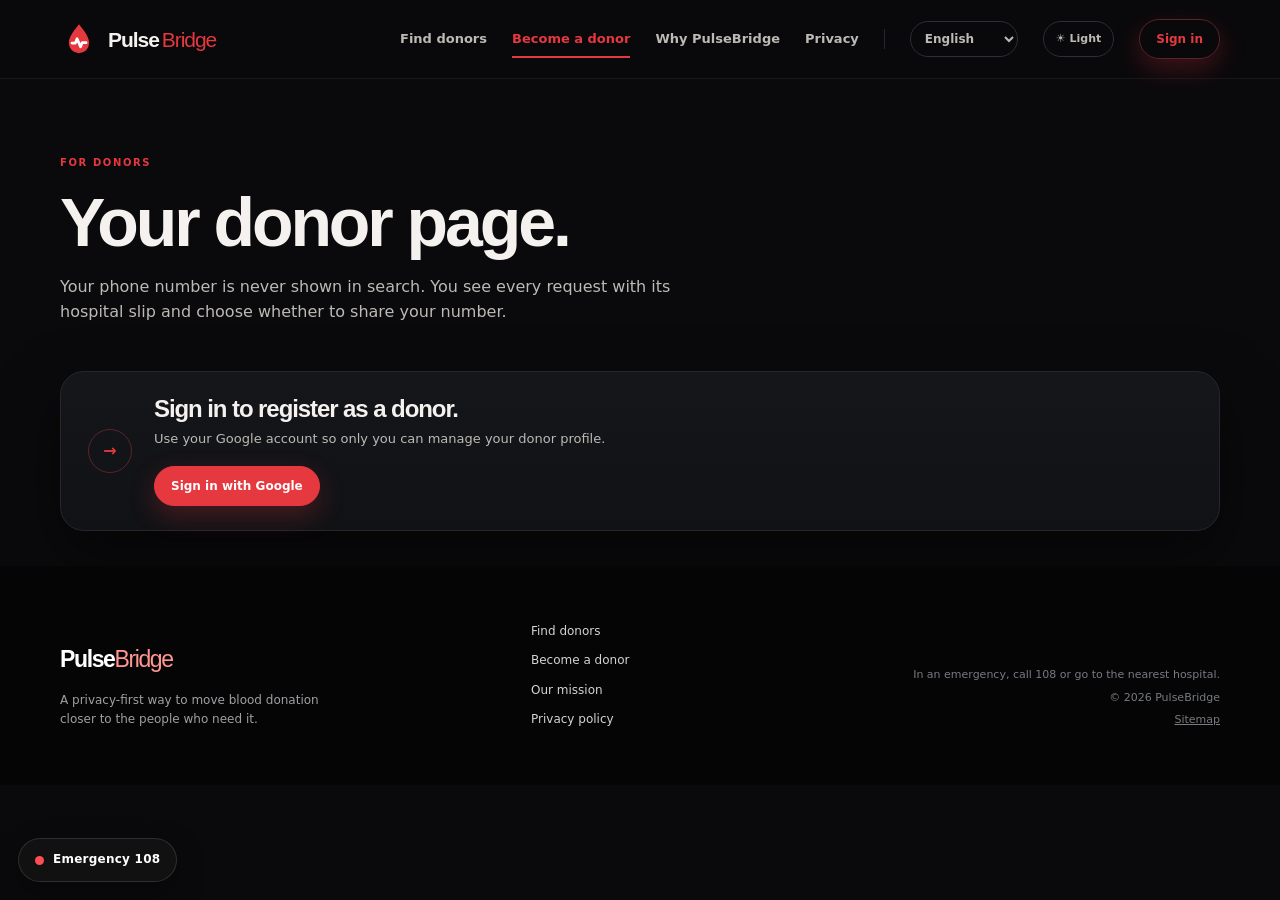
<file: donate.html>
<!doctype html>
<html lang="en">
<head>
  <meta charset="utf-8">
  <meta name="viewport" content="width=device-width, initial-scale=1, viewport-fit=cover">
  <meta http-equiv="Content-Security-Policy" content="default-src 'self'; script-src 'self'; style-src 'self' https://fonts.googleapis.com; font-src https://fonts.gstatic.com; img-src 'self' data: blob: https://*.googleusercontent.com; connect-src 'self' https://*.supabase.co wss://*.supabase.co; frame-src 'none'; object-src 'none'; base-uri 'self'; form-action 'self'; manifest-src 'self'; worker-src 'self'">
  <meta name="referrer" content="strict-origin-when-cross-origin">
  <meta name="description" content="Register as a blood donor on PulseBridge and decide who gets your number.">
  <meta name="theme-color" content="#0a0a0c">
  <meta name="apple-mobile-web-app-capable" content="yes">
  <meta name="mobile-web-app-capable" content="yes">
  <meta name="apple-mobile-web-app-title" content="PulseBridge">
  <link rel="canonical" href="https://bhavex.github.io/pulsebridge/donate.html">
  <meta property="og:type" content="website">
  <meta property="og:site_name" content="PulseBridge">
  <meta property="og:title" content="Become a donor — PulseBridge">
  <meta property="og:description" content="Register as a blood donor on PulseBridge and decide who gets your number.">
  <meta property="og:url" content="https://bhavex.github.io/pulsebridge/donate.html">
  <meta property="og:image" content="https://bhavex.github.io/pulsebridge/og-image.png">
  <meta property="og:image:width" content="1200">
  <meta property="og:image:height" content="630">
  <meta name="twitter:card" content="summary_large_image">
  <title>Become a donor — PulseBridge</title>
  <link rel="manifest" href="manifest.webmanifest">
  <link rel="icon" href="pulsebridge-logo.svg" type="image/svg+xml">
  <link rel="apple-touch-icon" href="icons/apple-touch-icon.png">
  <link rel="preconnect" href="https://fonts.googleapis.com">
  <link rel="preconnect" href="https://fonts.gstatic.com" crossorigin>
  <link href="https://fonts.googleapis.com/css2?family=DM+Sans:wght@500;600;700&family=Inter:wght@400;500;600;700&display=swap" rel="stylesheet">
  <link rel="stylesheet" href="css/style.css">
  <link rel="stylesheet" href="css/theme.css" id="theme-css">
  <script src="js/theme-init.js"></script>
  <script src="js/vendor/supabase.js" defer></script>
</head>
<body data-page="donate" data-guard="signed-in">
  <a class="skip-link" href="#main">Skip to content</a>
  <header class="site-header"><div class="shell"><nav id="site-nav" aria-label="Primary navigation"></nav></div></header>
  <main id="main"><div class="shell page-header page-header-compact"><p class="eyebrow">For donors</p><h1>Your donor page.</h1><p>Your phone number is never shown in search. You see every request with its hospital slip and choose whether to share your number.</p></div>
    <div class="shell guard-state" data-guard-message hidden><div class="card-surface guard-card"><span class="notice-symbol" aria-hidden="true">→</span><div><h2>Sign in to register as a donor.</h2><p>Use your Google account so only you can manage your donor profile.</p><a class="button button-small" href="login.html?next=donate.html">Sign in with Google</a></div></div></div>
    <div class="shell content-stack" data-gated-content hidden>
      <div id="donor-loading" class="panel-message panel-message-loading">Loading your donor profile…</div>

      <section id="donor-dashboard" class="content-stack" hidden>
        <div class="dashboard-grid">
          <article id="donor-status" class="card-surface status-card">
            <span class="card-kicker">Availability</span>
            <h2 data-status-title>You're visible.</h2>
            <p data-status-copy></p>
            <div class="meter" aria-hidden="true"><span></span></div>
            <label class="big-toggle"><span><strong>Available to donate</strong><small>Turn off to pause. You won't appear in search.</small></span><span class="switch-label"><input id="availability-toggle" type="checkbox"><span class="fake-switch" aria-hidden="true"></span></span></label>
            <button id="confirm-available" class="button" type="button" hidden>Yes, I'm still available</button>
          </article>
          <article class="card-surface status-card">
            <span class="card-kicker">Your details</span>
            <dl id="donor-facts" class="profile-facts"></dl>
            <button id="edit-profile" class="button button-small button-ghost" type="button">Edit my details</button>
          </article>
        </div>
        <section class="admin-section"><div class="section-bar"><div><p class="eyebrow">Requests for you</p><h2>People asking for help</h2><p class="section-subtitle">Check the hospital slip. Accept only if you can donate. Report anything that looks fake, or anyone asking for money.</p></div></div><div id="incoming-list" class="request-list"></div></section>
        <div class="danger-zone"><p><strong>Delete my donor profile.</strong> Removes your details and any requests sent to you, permanently.</p><button id="delete-profile" class="button button-small button-outline" type="button">Delete profile</button></div>
      </section>

      <section id="donor-register" hidden>
        <form id="donor-form" class="card-surface form-card" data-mode="create">
          <div class="form-heading"><span class="card-kicker">Donor registration</span><h2 id="donor-form-title">Register as a donor</h2><p>Only your first name, initial, age, blood group, city and nearby hospital appear in search.</p></div>
          <div class="form-grid">
            <label>Full name<input name="name" type="text" required maxlength="100" autocomplete="name" placeholder="Your full name"></label>
            <label>Age<input name="age" type="number" min="18" max="65" required placeholder="18 to 65"></label>
            <label>Blood group<select name="bloodGroup" required><option value="">Select</option><option>A+</option><option>A-</option><option>B+</option><option>B-</option><option>AB+</option><option>AB-</option><option>O+</option><option>O-</option></select></label>
            <label>Contact number (private)<input name="phone" type="tel" required maxlength="20" autocomplete="tel" inputmode="tel" placeholder="98765 43210"></label>
            <label class="field-span-2">Nearby hospital where you can donate<input name="hospital" type="text" required maxlength="120" placeholder="e.g. Sassoon General Hospital"></label>
            <label>City<input name="city" type="text" required maxlength="80" autocomplete="address-level2" placeholder="City"></label>
            <label>State<input name="state" type="text" required maxlength="80" autocomplete="address-level1" placeholder="State"></label>
            <label>Last donation date (optional)<input name="lastDonation" type="date"></label>
            <label>Donation registration number (optional)<input name="registrationNumber" type="text" maxlength="40" placeholder="From your donor card, e.g. e-RaktKosh ID"></label>
          </div>
          <label class="consent-checkbox"><input name="consent" type="checkbox" required><span>I am 18–65, I agree to be listed as a blood donor on PulseBridge, and I understand my phone number is shared only with people whose requests I accept. I can pause or delete my profile any time.</span></label>
          <div class="form-actions"><button class="button" type="submit">Save my donor profile <span aria-hidden="true">↗</span></button><button id="cancel-edit" class="button button-ghost" type="button" hidden>Cancel</button></div>
        </form>
      </section>
    </div>
  </main>
  <footer id="site-footer" class="site-footer"></footer>
  <script type="module" src="js/ui.js"></script><script type="module" src="js/auth.js"></script><script type="module" src="js/donor-portal.js"></script>
</body>
</html>
</file>
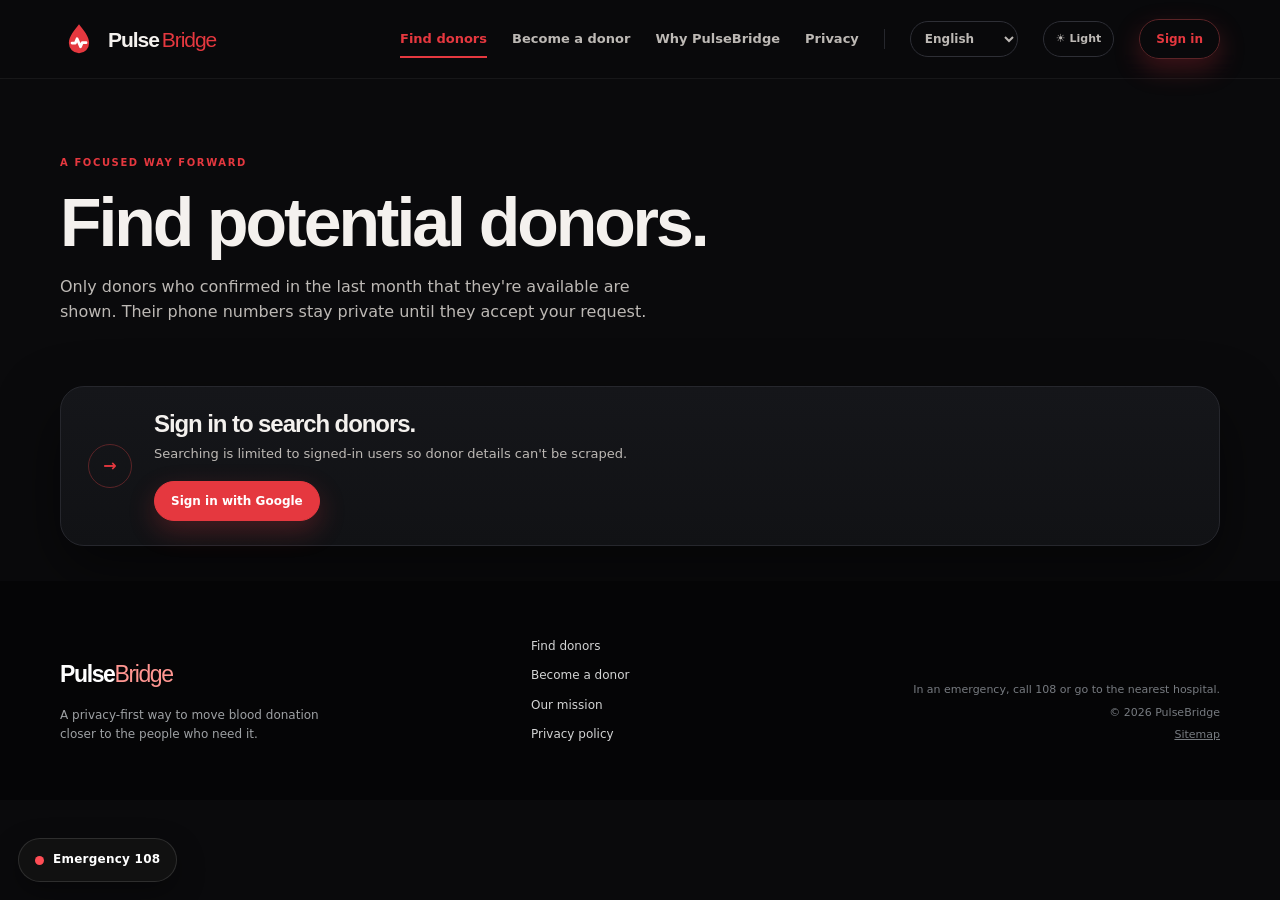
<file: find-donors.html>
<!doctype html>
<html lang="en">
<head>
  <meta charset="utf-8">
  <meta name="viewport" content="width=device-width, initial-scale=1, viewport-fit=cover">
  <meta http-equiv="Content-Security-Policy" content="default-src 'self'; script-src 'self'; style-src 'self' https://fonts.googleapis.com; font-src https://fonts.gstatic.com; img-src 'self' data: blob: https://*.googleusercontent.com; connect-src 'self' https://*.supabase.co wss://*.supabase.co; frame-src 'none'; object-src 'none'; base-uri 'self'; form-action 'self'; manifest-src 'self'; worker-src 'self'">
  <meta name="referrer" content="strict-origin-when-cross-origin">
  <meta name="description" content="Search available blood donors by blood group, city and nearby hospital.">
  <meta name="theme-color" content="#0a0a0c">
  <meta name="apple-mobile-web-app-capable" content="yes">
  <meta name="mobile-web-app-capable" content="yes">
  <meta name="apple-mobile-web-app-title" content="PulseBridge">
  <link rel="canonical" href="https://bhavex.github.io/pulsebridge/find-donors.html">
  <meta property="og:type" content="website">
  <meta property="og:site_name" content="PulseBridge">
  <meta property="og:title" content="Find donors — PulseBridge">
  <meta property="og:description" content="Search available blood donors by blood group, city and nearby hospital.">
  <meta property="og:url" content="https://bhavex.github.io/pulsebridge/find-donors.html">
  <meta property="og:image" content="https://bhavex.github.io/pulsebridge/og-image.png">
  <meta property="og:image:width" content="1200">
  <meta property="og:image:height" content="630">
  <meta name="twitter:card" content="summary_large_image">
  <title>Find donors — PulseBridge</title>
  <link rel="manifest" href="manifest.webmanifest">
  <link rel="icon" href="pulsebridge-logo.svg" type="image/svg+xml">
  <link rel="apple-touch-icon" href="icons/apple-touch-icon.png">
  <link rel="preconnect" href="https://fonts.googleapis.com">
  <link rel="preconnect" href="https://fonts.gstatic.com" crossorigin>
  <link href="https://fonts.googleapis.com/css2?family=DM+Sans:wght@500;600;700&family=Inter:wght@400;500;600;700&display=swap" rel="stylesheet">
  <link rel="stylesheet" href="css/style.css">
  <link rel="stylesheet" href="css/theme.css" id="theme-css">
  <script src="js/theme-init.js"></script>
  <script src="js/vendor/supabase.js" defer></script>
</head>
<body data-page="find-donors" data-guard="signed-in">
  <a class="skip-link" href="#main">Skip to content</a>
  <header class="site-header"><div class="shell"><nav id="site-nav" aria-label="Primary navigation"></nav></div></header>
  <main id="main"><div class="shell page-header"><p class="eyebrow">A focused way forward</p><h1>Find potential donors.</h1><p>Only donors who confirmed in the last month that they're available are shown. Their phone numbers stay private until they accept your request.</p></div>
    <div class="shell guard-state" data-guard-message hidden><div class="card-surface guard-card"><span class="notice-symbol" aria-hidden="true">→</span><div><h2>Sign in to search donors.</h2><p>Searching is limited to signed-in users so donor details can't be scraped.</p><a class="button button-small" href="login.html?next=find-donors.html">Sign in with Google</a></div></div></div>
    <div class="shell content-stack" data-gated-content hidden>
      <section class="search-panel card-surface"><div class="panel-heading"><div><span class="card-kicker">Donor search</span><h2>Who are you looking for?</h2></div><span class="privacy-chip">Private by design</span></div>
        <form id="donor-search-form" class="search-form search-form-wide">
          <label>Blood group needed<select name="bloodGroup"><option value="">Any blood group</option><option>A+</option><option>A-</option><option>B+</option><option>B-</option><option>AB+</option><option>AB-</option><option>O+</option><option>O-</option></select></label>
          <label>City<input name="city" type="text" placeholder="e.g. Pune" autocomplete="address-level2" maxlength="80"></label>
          <label>State<input name="state" type="text" placeholder="e.g. Maharashtra" autocomplete="address-level1" maxlength="80"></label>
          <label class="field-span-2">Nearby hospital<input name="hospital" type="text" placeholder="Part of a hospital name, e.g. Sassoon" maxlength="80"></label>
          <label>Sort results by<select id="result-sort" name="sort"><option value="best">Best match</option><option value="hospital">Hospital (A–Z)</option><option value="city">City (A–Z)</option><option value="recent">Most recently confirmed</option><option value="age">Youngest first</option></select></label>
          <div class="search-actions"><div class="check-group"><label class="check-row"><input name="compatible" type="checkbox" checked> Include compatible blood groups</label><label class="check-row"><input id="eligible-only" type="checkbox"> Eligible to donate now only</label></div><button class="button" type="submit">Search donors <span aria-hidden="true">↗</span></button></div>
        </form>
        <p class="form-note"><span aria-hidden="true">i</span> “Compatible” uses the standard red-cell chart (for example, O− can give to everyone). The hospital or blood bank always confirms compatibility.</p>
      </section>
      <section class="results-section"><div class="results-heading"><div><p class="eyebrow">Potential matches</p><h2>Available donors</h2></div><span id="donor-result-count" class="result-count">No search yet</span></div><div id="donor-results" class="donor-results"></div></section>
      <section class="privacy-callout"><span class="lock-icon" aria-hidden="true">⌁</span><p><strong>How contact works.</strong> Send a request with the hospital slip. The donor sees it and decides. If they accept, you'll find their number under <a href="my-requests.html">My requests</a>.</p></section>
    </div>
  </main>
  <footer id="site-footer" class="site-footer"></footer>
  <script type="module" src="js/ui.js"></script><script type="module" src="js/auth.js"></script><script type="module" src="js/donors.js"></script>
</body>
</html>
</file>
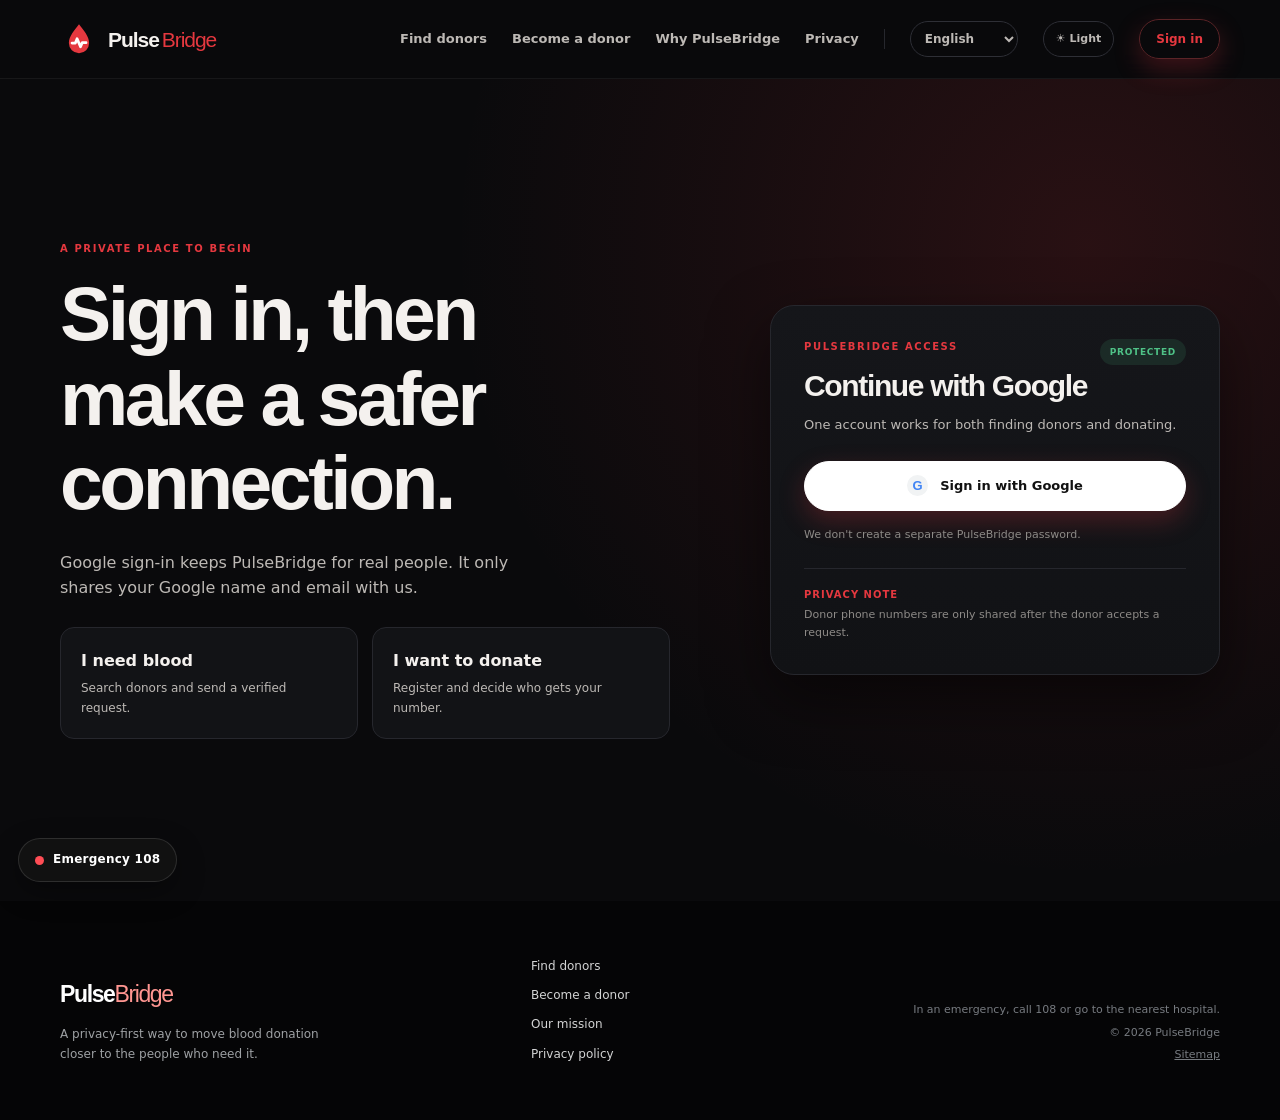
<file: login.html>
<!doctype html>
<html lang="en">
<head>
  <meta charset="utf-8">
  <meta name="viewport" content="width=device-width, initial-scale=1, viewport-fit=cover">
  <meta http-equiv="Content-Security-Policy" content="default-src 'self'; script-src 'self'; style-src 'self' https://fonts.googleapis.com; font-src https://fonts.gstatic.com; img-src 'self' data: blob: https://*.googleusercontent.com; connect-src 'self' https://*.supabase.co wss://*.supabase.co; frame-src 'none'; object-src 'none'; base-uri 'self'; form-action 'self'; manifest-src 'self'; worker-src 'self'">
  <meta name="referrer" content="strict-origin-when-cross-origin">
  <meta name="description" content="Sign in to PulseBridge with Google to find donors or register as a donor.">
  <meta name="theme-color" content="#0a0a0c">
  <meta name="apple-mobile-web-app-capable" content="yes">
  <meta name="mobile-web-app-capable" content="yes">
  <meta name="apple-mobile-web-app-title" content="PulseBridge">
  <link rel="canonical" href="https://bhavex.github.io/pulsebridge/login.html">
  <meta property="og:type" content="website">
  <meta property="og:site_name" content="PulseBridge">
  <meta property="og:title" content="Sign in — PulseBridge">
  <meta property="og:description" content="Sign in to PulseBridge with Google to find donors or register as a donor.">
  <meta property="og:url" content="https://bhavex.github.io/pulsebridge/login.html">
  <meta property="og:image" content="https://bhavex.github.io/pulsebridge/og-image.png">
  <meta property="og:image:width" content="1200">
  <meta property="og:image:height" content="630">
  <meta name="twitter:card" content="summary_large_image">
  <title>Sign in — PulseBridge</title>
  <link rel="manifest" href="manifest.webmanifest">
  <link rel="icon" href="pulsebridge-logo.svg" type="image/svg+xml">
  <link rel="apple-touch-icon" href="icons/apple-touch-icon.png">
  <link rel="preconnect" href="https://fonts.googleapis.com">
  <link rel="preconnect" href="https://fonts.gstatic.com" crossorigin>
  <link href="https://fonts.googleapis.com/css2?family=DM+Sans:wght@500;600;700&family=Inter:wght@400;500;600;700&display=swap" rel="stylesheet">
  <link rel="stylesheet" href="css/style.css">
  <link rel="stylesheet" href="css/theme.css" id="theme-css">
  <script src="js/theme-init.js"></script>
  <script src="js/vendor/supabase.js" defer></script>
</head>
<body data-page="login">
  <a class="skip-link" href="#main">Skip to content</a>
  <header class="site-header"><div class="shell"><nav id="site-nav" aria-label="Primary navigation"></nav></div></header>
  <main id="main" class="auth-page"><div class="shell auth-layout">
    <section class="auth-intro"><p class="eyebrow">A private place to begin</p><h1>Sign in, then make a safer connection.</h1><p>Google sign-in keeps PulseBridge for real people. It only shares your Google name and email with us.</p><div class="role-cards"><a class="role-card" href="login.html?next=find-donors.html"><strong>I need blood</strong><span>Search donors and send a verified request.</span></a><a class="role-card" href="login.html?next=donate.html"><strong>I want to donate</strong><span>Register and decide who gets your number.</span></a></div></section>
    <section class="auth-card card-surface"><div class="auth-card-top"><span class="card-kicker">PulseBridge access</span><span class="secure-mark">Protected</span></div><div data-signed-out-panel><h2>Continue with Google</h2><p>One account works for both finding donors and donating.</p><button class="button button-full google-button" type="button" data-action="google-sign-in"><span class="google-g" aria-hidden="true">G</span> Sign in with Google</button><p class="small-note">We don't create a separate PulseBridge password.</p></div><div data-signed-in-panel hidden><span class="success-icon" aria-hidden="true">✓</span><h2>You're signed in.</h2><p data-login-status>Signed in to PulseBridge.</p><div class="auth-card-actions"><a class="button button-full" href="find-donors.html">Find donors</a><a class="button button-full button-outline" href="donate.html">My donor page</a></div></div><div class="setup-note"><strong>Privacy note</strong><span>Donor phone numbers are only shared after the donor accepts a request.</span></div></section>
  </div></main>
  <footer id="site-footer" class="site-footer"></footer>
  <script type="module" src="js/ui.js"></script><script type="module" src="js/auth.js"></script>
</body>
</html>
</file>
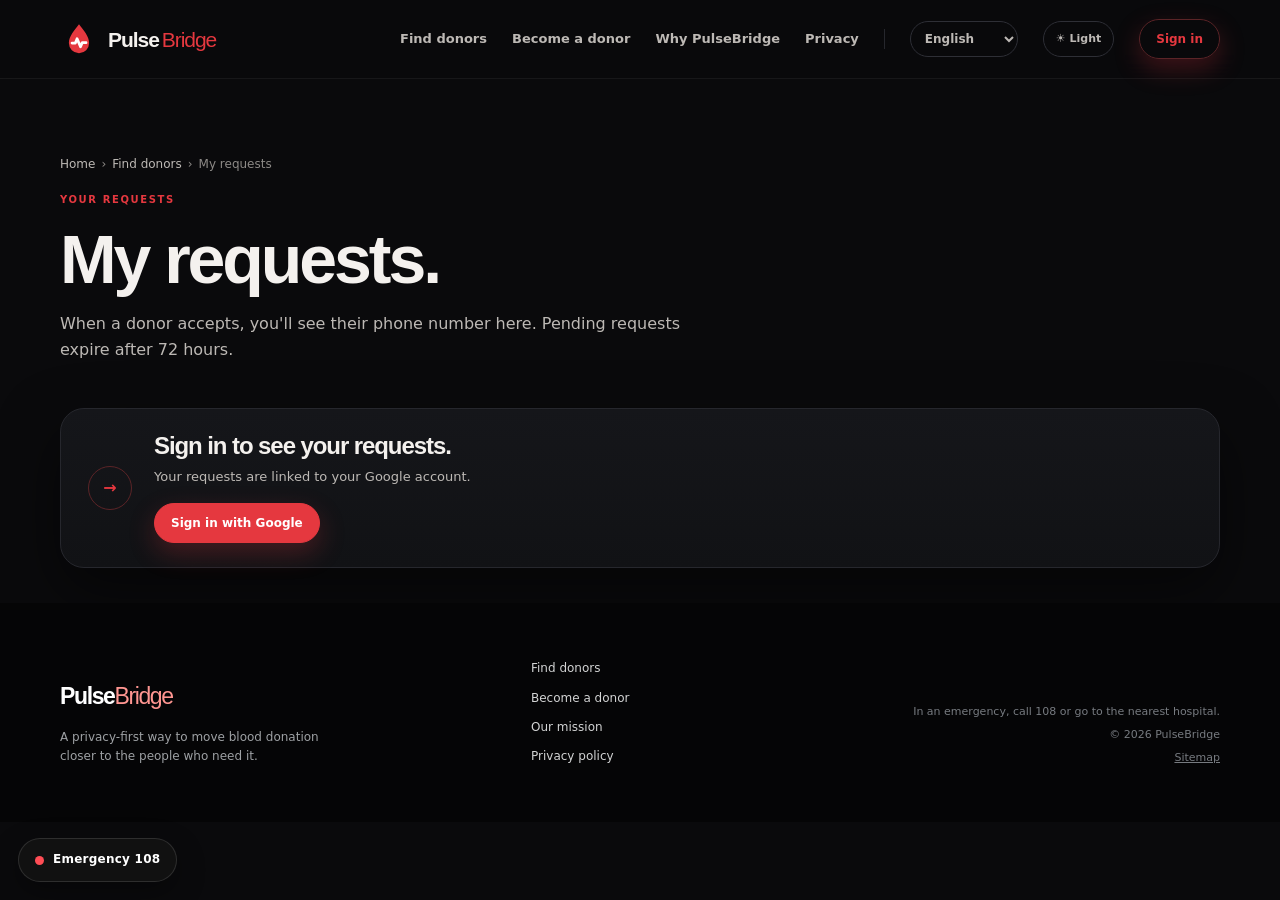
<file: my-requests.html>
<!doctype html>
<html lang="en">
<head>
  <meta charset="utf-8">
  <meta name="viewport" content="width=device-width, initial-scale=1, viewport-fit=cover">
  <meta http-equiv="Content-Security-Policy" content="default-src 'self'; script-src 'self'; style-src 'self' https://fonts.googleapis.com; font-src https://fonts.gstatic.com; img-src 'self' data: blob: https://*.googleusercontent.com; connect-src 'self' https://*.supabase.co wss://*.supabase.co; frame-src 'none'; object-src 'none'; base-uri 'self'; form-action 'self'; manifest-src 'self'; worker-src 'self'">
  <meta name="referrer" content="strict-origin-when-cross-origin">
  <meta name="description" content="Track your blood requests and see donor contact details once they accept.">
  <meta name="theme-color" content="#0a0a0c">
  <meta name="apple-mobile-web-app-capable" content="yes">
  <meta name="mobile-web-app-capable" content="yes">
  <meta name="apple-mobile-web-app-title" content="PulseBridge">
  <link rel="canonical" href="https://bhavex.github.io/pulsebridge/my-requests.html">
  <meta property="og:type" content="website">
  <meta property="og:site_name" content="PulseBridge">
  <meta property="og:title" content="My requests — PulseBridge">
  <meta property="og:description" content="Track your blood requests and see donor contact details once they accept.">
  <meta property="og:url" content="https://bhavex.github.io/pulsebridge/my-requests.html">
  <meta property="og:image" content="https://bhavex.github.io/pulsebridge/og-image.png">
  <meta property="og:image:width" content="1200">
  <meta property="og:image:height" content="630">
  <meta name="twitter:card" content="summary_large_image">
  <meta name="robots" content="noindex">
  <title>My requests — PulseBridge</title>
  <link rel="manifest" href="manifest.webmanifest">
  <link rel="icon" href="pulsebridge-logo.svg" type="image/svg+xml">
  <link rel="apple-touch-icon" href="icons/apple-touch-icon.png">
  <link rel="preconnect" href="https://fonts.googleapis.com">
  <link rel="preconnect" href="https://fonts.gstatic.com" crossorigin>
  <link href="https://fonts.googleapis.com/css2?family=DM+Sans:wght@500;600;700&family=Inter:wght@400;500;600;700&display=swap" rel="stylesheet">
  <link rel="stylesheet" href="css/style.css">
  <link rel="stylesheet" href="css/theme.css" id="theme-css">
  <script src="js/theme-init.js"></script>
  <script src="js/vendor/supabase.js" defer></script>
</head>
<body data-page="my-requests" data-guard="signed-in">
  <a class="skip-link" href="#main">Skip to content</a>
  <header class="site-header"><div class="shell"><nav id="site-nav" aria-label="Primary navigation"></nav></div></header>
  <main id="main"><div class="shell page-header page-header-compact"><nav class="breadcrumbs" aria-label="Breadcrumb"><ol><li><a href="index.html">Home</a></li><li><a href="find-donors.html">Find donors</a></li><li aria-current="page">My requests</li></ol></nav><p class="eyebrow">Your requests</p><h1>My requests.</h1><p>When a donor accepts, you'll see their phone number here. Pending requests expire after 72 hours.</p></div>
    <div class="shell guard-state" data-guard-message hidden><div class="card-surface guard-card"><span class="notice-symbol" aria-hidden="true">→</span><div><h2>Sign in to see your requests.</h2><p>Your requests are linked to your Google account.</p><a class="button button-small" href="login.html?next=my-requests.html">Sign in with Google</a></div></div></div>
    <div class="shell content-stack" data-gated-content hidden>
      <div class="results-toolbar"><a class="button button-small" href="find-donors.html">Find more donors</a></div>
      <div id="my-request-list" class="request-list"></div>
    </div>
  </main>
  <footer id="site-footer" class="site-footer"></footer>
  <script type="module" src="js/ui.js"></script><script type="module" src="js/auth.js"></script><script type="module" src="js/requests.js"></script>
</body>
</html>
</file>
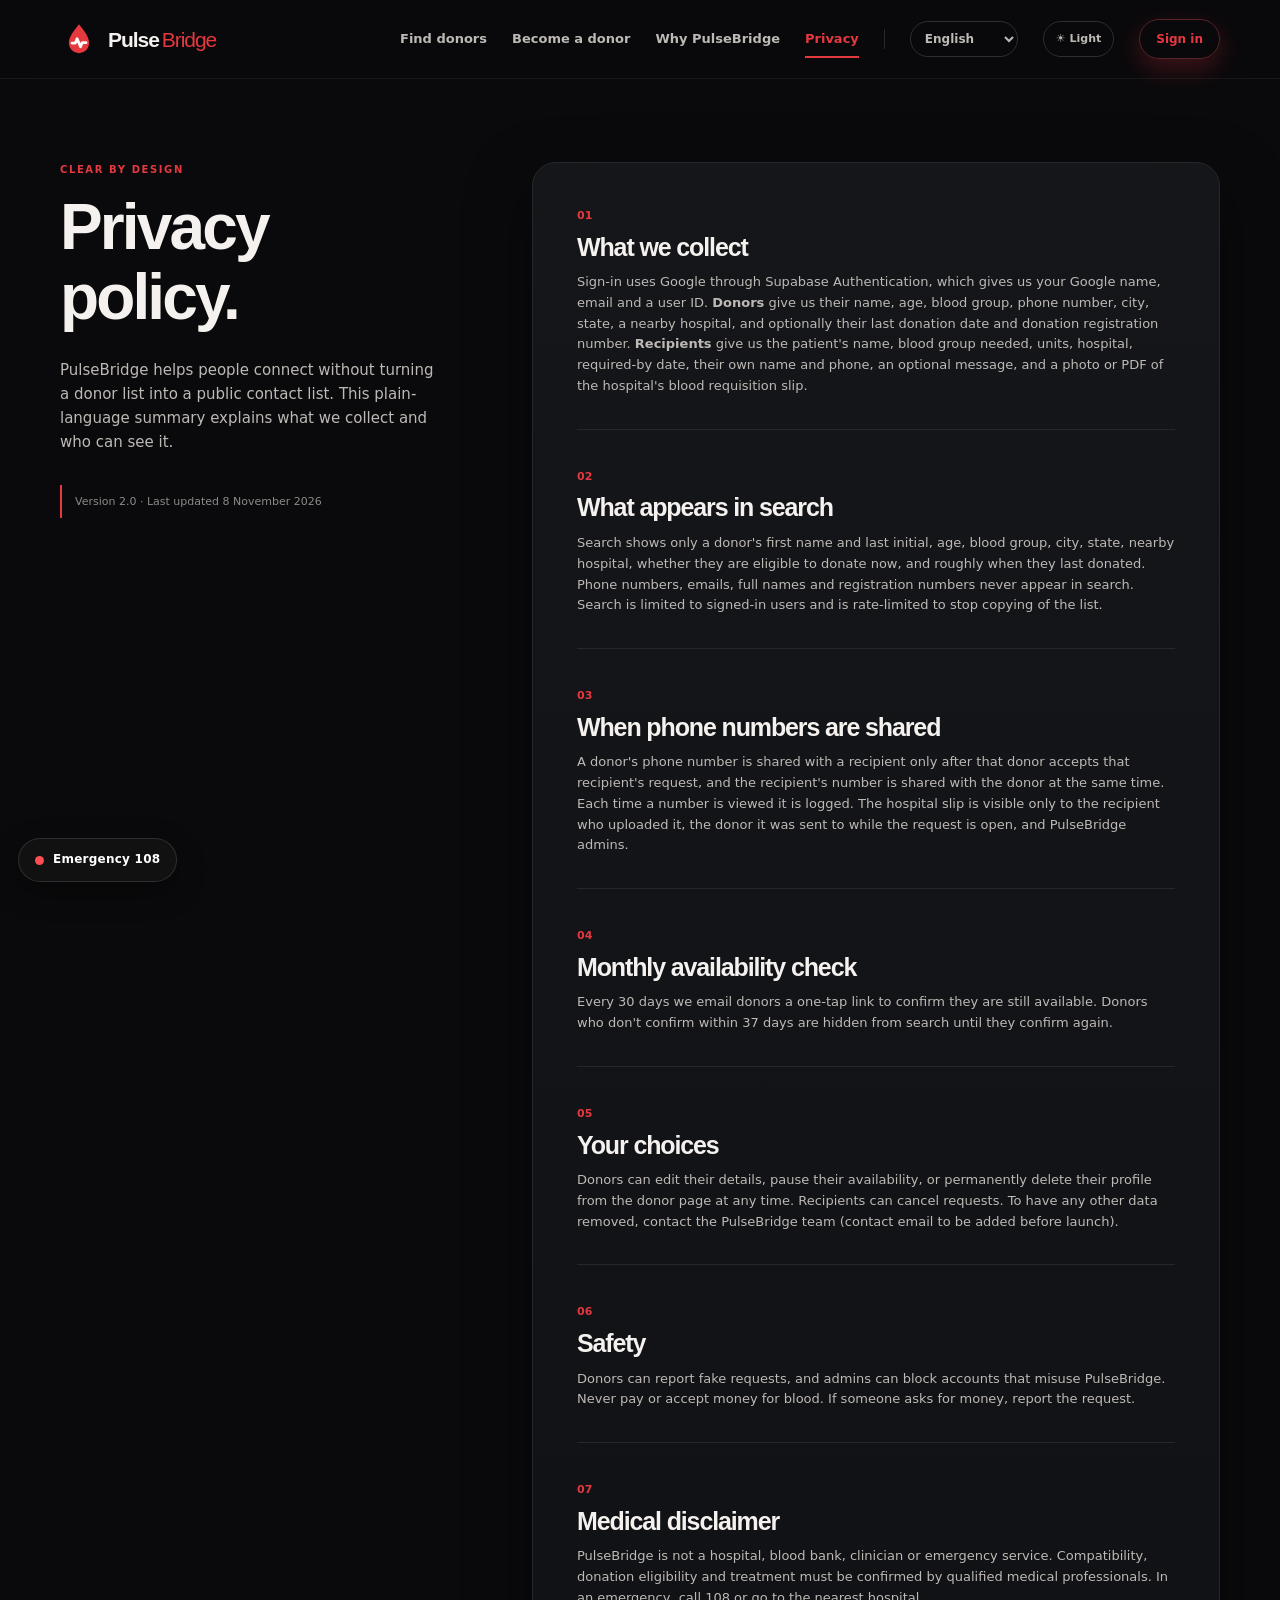
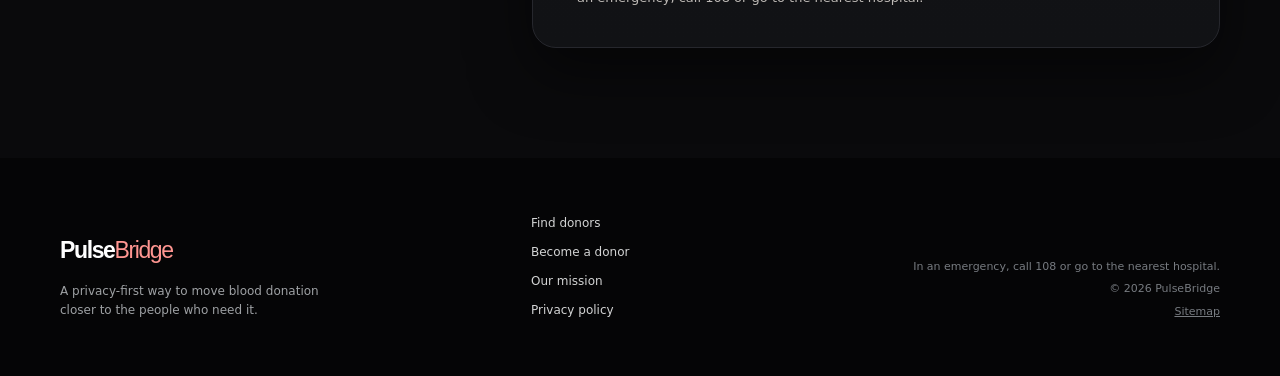
<file: privacy.html>
<!doctype html>
<html lang="en">
<head>
  <meta charset="utf-8">
  <meta name="viewport" content="width=device-width, initial-scale=1, viewport-fit=cover">
  <meta http-equiv="Content-Security-Policy" content="default-src 'self'; script-src 'self'; style-src 'self' https://fonts.googleapis.com; font-src https://fonts.gstatic.com; img-src 'self' data: blob: https://*.googleusercontent.com; connect-src 'self' https://*.supabase.co wss://*.supabase.co; frame-src 'none'; object-src 'none'; base-uri 'self'; form-action 'self'; manifest-src 'self'; worker-src 'self'">
  <meta name="referrer" content="strict-origin-when-cross-origin">
  <meta name="description" content="How PulseBridge collects, protects and shares donor and recipient information.">
  <meta name="theme-color" content="#0a0a0c">
  <meta name="apple-mobile-web-app-capable" content="yes">
  <meta name="mobile-web-app-capable" content="yes">
  <meta name="apple-mobile-web-app-title" content="PulseBridge">
  <link rel="canonical" href="https://bhavex.github.io/pulsebridge/privacy.html">
  <meta property="og:type" content="website">
  <meta property="og:site_name" content="PulseBridge">
  <meta property="og:title" content="Privacy policy — PulseBridge">
  <meta property="og:description" content="How PulseBridge collects, protects and shares donor and recipient information.">
  <meta property="og:url" content="https://bhavex.github.io/pulsebridge/privacy.html">
  <meta property="og:image" content="https://bhavex.github.io/pulsebridge/og-image.png">
  <meta property="og:image:width" content="1200">
  <meta property="og:image:height" content="630">
  <meta name="twitter:card" content="summary_large_image">
  <title>Privacy policy — PulseBridge</title>
  <link rel="manifest" href="manifest.webmanifest">
  <link rel="icon" href="pulsebridge-logo.svg" type="image/svg+xml">
  <link rel="apple-touch-icon" href="icons/apple-touch-icon.png">
  <link rel="preconnect" href="https://fonts.googleapis.com">
  <link rel="preconnect" href="https://fonts.gstatic.com" crossorigin>
  <link href="https://fonts.googleapis.com/css2?family=DM+Sans:wght@500;600;700&family=Inter:wght@400;500;600;700&display=swap" rel="stylesheet">
  <link rel="stylesheet" href="css/style.css">
  <link rel="stylesheet" href="css/theme.css" id="theme-css">
  <script src="js/theme-init.js"></script>
  <script src="js/vendor/supabase.js" defer></script>
</head>
<body data-page="privacy">
  <a class="skip-link" href="#main">Skip to content</a>
  <header class="site-header"><div class="shell"><nav id="site-nav" aria-label="Primary navigation"></nav></div></header>
  <main id="main"><div class="shell policy-layout"><div class="policy-intro"><p class="eyebrow">Clear by design</p><h1>Privacy policy.</h1><p>PulseBridge helps people connect without turning a donor list into a public contact list. This plain-language summary explains what we collect and who can see it.</p><div class="policy-updated">Version 2.0 · Last updated 8 November 2026</div></div><article class="policy-card card-surface">
<section><span class="policy-number">01</span><h2>What we collect</h2><p>Sign-in uses Google through Supabase Authentication, which gives us your Google name, email and a user ID. <strong>Donors</strong> give us their name, age, blood group, phone number, city, state, a nearby hospital, and optionally their last donation date and donation registration number. <strong>Recipients</strong> give us the patient's name, blood group needed, units, hospital, required-by date, their own name and phone, an optional message, and a photo or PDF of the hospital's blood requisition slip.</p></section>
<section><span class="policy-number">02</span><h2>What appears in search</h2><p>Search shows only a donor's first name and last initial, age, blood group, city, state, nearby hospital, whether they are eligible to donate now, and roughly when they last donated. Phone numbers, emails, full names and registration numbers never appear in search. Search is limited to signed-in users and is rate-limited to stop copying of the list.</p></section>
<section><span class="policy-number">03</span><h2>When phone numbers are shared</h2><p>A donor's phone number is shared with a recipient only after that donor accepts that recipient's request, and the recipient's number is shared with the donor at the same time. Each time a number is viewed it is logged. The hospital slip is visible only to the recipient who uploaded it, the donor it was sent to while the request is open, and PulseBridge admins.</p></section>
<section><span class="policy-number">04</span><h2>Monthly availability check</h2><p>Every 30 days we email donors a one-tap link to confirm they are still available. Donors who don't confirm within 37 days are hidden from search until they confirm again.</p></section>
<section><span class="policy-number">05</span><h2>Your choices</h2><p>Donors can edit their details, pause their availability, or permanently delete their profile from the donor page at any time. Recipients can cancel requests. To have any other data removed, contact the PulseBridge team (contact email to be added before launch).</p></section>
<section><span class="policy-number">06</span><h2>Safety</h2><p>Donors can report fake requests, and admins can block accounts that misuse PulseBridge. Never pay or accept money for blood. If someone asks for money, report the request.</p></section>
<section><span class="policy-number">07</span><h2>Medical disclaimer</h2><p>PulseBridge is not a hospital, blood bank, clinician or emergency service. Compatibility, donation eligibility and treatment must be confirmed by qualified medical professionals. In an emergency, call 108 or go to the nearest hospital.</p></section>
</article></div></main>
  <footer id="site-footer" class="site-footer"></footer>
  <script type="module" src="js/ui.js"></script><script type="module" src="js/auth.js"></script>
</body>
</html>
</file>
<file: css/style.css>
:root {
  --red: #c62828;
  --red-dark: #8f1d1d;
  --red-soft: #fff0ef;
  --ink: #202124;
  --ink-soft: #51565c;
  --muted: #737980;
  --line: #e8e6e3;
  --fog: #f5f5f3;
  --white: #fff;
  --green: #16724a;
  --shadow: 0 18px 50px rgba(32, 33, 36, .08);
  --radius: 24px;
  --radius-small: 14px;
  --shell: min(1160px, calc(100% - 40px));
}

* { box-sizing: border-box; }
html { scroll-behavior: smooth; }
body { margin: 0; color: var(--ink); background: var(--white); font-family: "Inter", system-ui, sans-serif; line-height: 1.6; }
body::selection { background: var(--red); color: #fff; }
a { color: inherit; }
button, input, select, textarea { font: inherit; }
button, a { -webkit-tap-highlight-color: transparent; }
button:focus-visible, a:focus-visible, input:focus-visible, select:focus-visible, textarea:focus-visible { outline: 3px solid rgba(198, 40, 40, .3); outline-offset: 3px; }
.shell { width: var(--shell); margin: 0 auto; }
.sr-only { position: absolute; width: 1px; height: 1px; padding: 0; margin: -1px; overflow: hidden; clip: rect(0, 0, 0, 0); white-space: nowrap; border: 0; }
[hidden] { display: none !important; }

.top-strip { background: var(--ink); color: #d8d9d8; font-size: 11px; letter-spacing: .04em; }
.top-strip-inner { min-height: 34px; display: flex; align-items: center; gap: 9px; }
.top-strip a { color: #fff; text-underline-offset: 3px; margin-left: auto; }
.status-dot { width: 7px; height: 7px; background: #83d4a8; border-radius: 50%; box-shadow: 0 0 0 4px rgba(131, 212, 168, .12); }
.site-header { background: rgba(255,255,255,.94); border-bottom: 1px solid rgba(232,230,227,.8); position: sticky; top: 0; z-index: 20; backdrop-filter: blur(15px); }
#site-nav { min-height: 78px; display: flex; align-items: center; justify-content: space-between; gap: 28px; }
.brand { display: inline-flex; align-items: center; gap: 10px; text-decoration: none; color: var(--ink); }
.brand-mark { width: 38px; height: 42px; color: var(--red); display: inline-flex; animation: heartbeat 3.4s ease-in-out infinite; }
.brand-mark svg { width: 100%; height: 100%; overflow: visible; }
.brand-mark path:first-child { fill: currentColor; }
.brand-mark .pulse-line { fill: none; stroke: #fff; stroke-width: 3.5; stroke-linecap: round; stroke-linejoin: round; }
.brand-copy { font: 700 21px/1 "DM Sans", sans-serif; letter-spacing: -.05em; display: flex; gap: 3px; }
.brand-copy span { font-weight: 500; color: var(--red); }
.nav-links { display: flex; align-items: center; gap: 25px; font-size: 13px; font-weight: 600; }
.nav-link { text-decoration: none; color: var(--ink-soft); transition: color .2s ease; position: relative; }
.nav-link:hover, .nav-link.active { color: var(--red); }
.nav-link.active::after { content: ""; height: 2px; background: var(--red); position: absolute; bottom: -9px; left: 0; right: 0; }
.nav-divider { height: 20px; width: 1px; background: var(--line); }
.nav-toggle { display: none; border: 0; background: transparent; padding: 8px; cursor: pointer; }
.nav-toggle > span:not(.sr-only) { display: block; width: 22px; height: 2px; background: var(--ink); margin: 4px 0; }

h1, h2, h3, p { margin-top: 0; }
h1, h2, h3 { font-family: "DM Sans", sans-serif; letter-spacing: -.045em; line-height: 1.1; }
h1 { font-size: clamp(44px, 6vw, 78px); max-width: 720px; margin-bottom: 25px; }
h1 em { color: var(--red); font-style: normal; }
h2 { font-size: clamp(31px, 4vw, 48px); margin-bottom: 18px; }
h3 { font-size: 21px; margin-bottom: 11px; }
.eyebrow, .card-kicker { text-transform: uppercase; letter-spacing: .16em; font-size: 10px; font-weight: 700; color: var(--red); margin-bottom: 14px; }
.eyebrow-light { color: #ffb8b4; }
.hero-lede { color: var(--ink-soft); font-size: 17px; line-height: 1.75; max-width: 585px; margin-bottom: 31px; }
.microcopy { color: var(--muted); font-size: 12px; display: flex; align-items: center; gap: 8px; margin: 17px 0 0; }
.micro-icon { width: 19px; height: 19px; color: var(--green); border: 1px solid #b9ddca; border-radius: 50%; display: inline-flex; align-items: center; justify-content: center; font-weight: 800; }

.button { border: 1px solid var(--red); display: inline-flex; align-items: center; justify-content: center; gap: 12px; min-height: 50px; border-radius: 999px; padding: 0 22px; color: #fff; background: var(--red); font-weight: 700; font-size: 13px; line-height: 1.2; text-decoration: none; cursor: pointer; box-shadow: 0 8px 18px rgba(198,40,40,.15); transition: transform .2s ease, background .2s ease, border-color .2s ease, box-shadow .2s ease; }
.button:hover { transform: translateY(-2px); background: var(--red-dark); border-color: var(--red-dark); box-shadow: 0 13px 25px rgba(198,40,40,.2); }
.button:disabled { opacity: .7; transform: none; cursor: wait; }
.button-small { min-height: 40px; padding: 0 16px; font-size: 12px; }
.button-full { width: 100%; }
.button-ghost { background: transparent; border-color: var(--line); color: var(--ink); box-shadow: none; }
.button-ghost:hover { background: var(--fog); border-color: #d2cfca; color: var(--ink); box-shadow: none; }
.button-outline { background: transparent; color: var(--red); border-color: #efb1af; box-shadow: none; }
.button-outline:hover { color: #fff; background: var(--red); border-color: var(--red); }
.button-white { background: var(--white); border-color: #fff; color: var(--red); box-shadow: none; }
.button-white:hover { background: #fff4f3; border-color: #fff4f3; color: var(--red-dark); }
.button-light { background: transparent; border-color: #e9a09d; color: #fff; box-shadow: none; }
.button-light:hover { background: var(--white); border-color: #fff; color: var(--red); }
.hero-actions { display: flex; flex-wrap: wrap; gap: 12px; }
.inline-link { color: var(--red); font-size: 13px; font-weight: 700; text-decoration: none; display: inline-flex; gap: 11px; border-bottom: 1px solid #edb2b0; padding-bottom: 7px; }
.inline-link:hover { border-color: var(--red); }

.hero-section { overflow: hidden; padding: 78px 0 84px; background: linear-gradient(120deg, #fff 0%, #fff 58%, #fff8f7 100%); }
.hero-grid { display: grid; grid-template-columns: 1.05fr .95fr; align-items: center; gap: 72px; }
.hero-copy { padding: 15px 0; position: relative; z-index: 1; }
.hero-visual { min-height: 520px; position: relative; display: grid; place-items: center; }
.hero-drop { position: relative; z-index: 2; width: min(270px, 57%); color: var(--red); filter: drop-shadow(0 22px 25px rgba(198,40,40,.18)); animation: float 6s ease-in-out infinite; }
.hero-drop svg { display: block; width: 100%; overflow: visible; }
.signal-orbit { position: absolute; border: 1px solid rgba(198,40,40,.17); border-radius: 50%; transform: rotate(-18deg); }
.signal-orbit::after { content: ""; display: block; width: 8px; height: 8px; background: var(--red); border-radius: 50%; position: absolute; right: 8%; top: 10%; box-shadow: 0 0 0 7px rgba(198,40,40,.1); }
.orbit-one { width: 430px; height: 270px; }
.orbit-two { width: 360px; height: 500px; transform: rotate(33deg); border-color: rgba(198,40,40,.1); }
.floating-note { position: absolute; z-index: 3; display: flex; align-items: center; gap: 11px; border: 1px solid rgba(232,230,227,.9); background: rgba(255,255,255,.92); box-shadow: var(--shadow); border-radius: 12px; padding: 11px 14px; font-size: 11px; line-height: 1.35; }
.floating-note strong, .floating-note span { display: block; }
.floating-note strong { font-size: 12px; margin-bottom: 3px; }
.floating-note span:not(.note-icon):not(.avatar-chip) { color: var(--muted); }
.note-top { top: 16%; right: 0; }
.note-bottom { bottom: 16%; left: 1%; }
.note-icon { width: 26px; height: 26px; background: var(--red-soft); color: var(--red); display: grid; place-items: center; border-radius: 8px; font-size: 20px; }
.avatar-chip { width: 31px; height: 31px; border-radius: 50%; display: inline-grid; place-items: center; background: #f4d4d2; color: var(--red-dark); font-size: 10px; font-weight: 800; }
.hero-stamp { position: absolute; top: 8%; left: 12%; display: flex; align-items: center; gap: 9px; color: var(--red); font-size: 10px; line-height: 1.2; letter-spacing: .04em; }
.hero-stamp strong { font-size: 29px; letter-spacing: -.08em; }

.quote-band { color: #fff; background: var(--ink); padding: 44px 0; }
.quote-layout { display: grid; grid-template-columns: 155px 1fr 70px; align-items: center; gap: 20px; }
.quote-mark { color: var(--red); font: 100px/.6 Georgia, serif; height: 55px; }
.quote-rotator { transition: opacity .25s ease, transform .25s ease; }
.quote-rotator.is-changing { opacity: 0; transform: translateY(5px); }
.quote-rotator blockquote { font: 500 clamp(23px, 3vw, 35px)/1.25 "DM Sans", sans-serif; letter-spacing: -.035em; max-width: 750px; margin: 0 0 13px; }
.quote-rotator cite { color: #a8aaad; font-size: 12px; font-style: normal; }
.quote-index { color: #a8aaad; display: flex; align-items: center; gap: 8px; font-size: 10px; }
.quote-index span:first-child { color: var(--red); font-weight: 700; }
.quote-line { background: #52555a; width: 26px; height: 1px; }

.section { padding: 100px 0; }
.section-intro { background: var(--white); }
.split-section { display: grid; grid-template-columns: .9fr 1.1fr; gap: 90px; }
.section-heading h2 { max-width: 450px; }
.section-copy { color: var(--ink-soft); font-size: 16px; max-width: 610px; }
.section-copy p { margin-bottom: 23px; }
.section-steps { background: var(--fog); }
.section-heading-wide { max-width: 730px; margin-bottom: 40px; }
.steps-grid { display: grid; grid-template-columns: repeat(3, 1fr); gap: 16px; }
.step-card { background: var(--white); padding: 28px; min-height: 260px; border-radius: var(--radius-small); border: 1px solid var(--line); transition: transform .2s ease, box-shadow .2s ease; }
.step-card:hover { transform: translateY(-5px); box-shadow: var(--shadow); }
.step-card-accent { background: var(--red); color: #fff; border-color: var(--red); }
.step-card-accent p { color: #f8dedd; }
.step-number { color: var(--red); font-weight: 700; font-size: 11px; letter-spacing: .1em; display: block; margin-bottom: 66px; }
.step-card-accent .step-number { color: #ffb3af; }
.step-card p { color: var(--ink-soft); font-size: 14px; margin: 0; }
.step-card-accent p { color: #f8dedd; }
.notice-section { padding: 0 0 100px; }
.notice-card { background: var(--red); color: #fff; border-radius: var(--radius); padding: 34px 40px; display: grid; grid-template-columns: 58px 1fr auto; align-items: center; gap: 24px; }
.notice-symbol { width: 44px; height: 44px; border: 1px solid rgba(255,255,255,.45); color: #fff; border-radius: 50%; display: grid; place-items: center; font-weight: 700; flex: 0 0 auto; }
.notice-card .eyebrow { color: #ffb8b4; margin-bottom: 10px; }
.notice-card h2 { font-size: 27px; margin-bottom: 9px; }
.notice-card p { color: #f8dedd; font-size: 13px; max-width: 640px; margin: 0; }
.cta-section { padding: 58px 0; background: var(--red); color: #fff; }
.cta-inner { display: flex; align-items: center; justify-content: space-between; gap: 28px; }
.cta-inner h2 { margin: 0; font-size: clamp(31px, 4vw, 52px); }
.site-footer { background: var(--ink); color: #d3d4d4; padding: 56px 0; }
.footer-grid { display: grid; grid-template-columns: 1.2fr .8fr 1fr; gap: 35px; align-items: end; }
.footer-brand { font: 700 23px/1 "DM Sans", sans-serif; color: #fff; letter-spacing: -.06em; text-decoration: none; }
.footer-brand span { color: #ff9691; font-weight: 500; }
.footer-copy { max-width: 290px; font-size: 12px; color: #9ea1a4; margin: 16px 0 0; }
.footer-links { display: flex; flex-direction: column; gap: 10px; font-size: 12px; }
.footer-links a { color: #d3d4d4; text-decoration: none; }
.footer-links a:hover { color: #ffb8b4; }
.footer-meta { color: #777b80; font-size: 11px; display: flex; flex-direction: column; gap: 5px; text-align: right; }

.auth-page { background: linear-gradient(120deg, var(--fog) 0%, var(--fog) 50%, #fff7f6 50%); min-height: calc(100vh - 78px); display: grid; align-items: center; padding: 90px 0; }
.auth-layout { display: grid; grid-template-columns: 1fr minmax(360px, 450px); align-items: center; gap: 100px; }
.auth-intro > p:not(.eyebrow) { color: var(--ink-soft); max-width: 480px; font-size: 16px; }
.auth-points { border-top: 1px solid var(--line); margin-top: 47px; max-width: 530px; }
.auth-points > div { display: flex; gap: 22px; padding: 17px 0; border-bottom: 1px solid var(--line); }
.auth-points span { color: var(--red); font-size: 11px; font-weight: 700; padding-top: 3px; }
.auth-points p { color: var(--muted); font-size: 12px; line-height: 1.55; margin: 0; }
.auth-points strong { color: var(--ink); font-size: 13px; }
.card-surface { background: var(--white); border: 1px solid var(--line); border-radius: var(--radius); box-shadow: var(--shadow); }
.auth-card { padding: 33px; }
.auth-card-top, .panel-heading, .section-bar, .results-heading, .request-card-header { display: flex; align-items: flex-start; justify-content: space-between; gap: 18px; }
.auth-card h2 { font-size: 30px; margin-bottom: 13px; }
.auth-card p { color: var(--ink-soft); font-size: 13px; }
.secure-mark, .privacy-chip, .admin-badge { color: var(--green); background: #edf9f2; border-radius: 99px; padding: 6px 10px; font-size: 9px; font-weight: 700; text-transform: uppercase; letter-spacing: .08em; white-space: nowrap; }
.google-button { margin: 12px 0 15px; background: var(--ink); border-color: var(--ink); }
.google-button:hover { background: #000; border-color: #000; }
.google-g { width: 21px; height: 21px; display: inline-grid; place-items: center; border-radius: 50%; color: #4285f4; background: var(--white); font: 700 13px Arial, sans-serif; }
.small-note, .setup-note { font-size: 11px !important; color: var(--muted) !important; line-height: 1.6; }
.setup-note { border-top: 1px solid var(--line); margin-top: 25px; padding-top: 18px; display: flex; flex-direction: column; gap: 3px; }
.setup-note strong { color: var(--red); font-size: 10px; text-transform: uppercase; letter-spacing: .1em; }
.setup-note code, .policy-card code { background: var(--fog); padding: 2px 4px; border-radius: 4px; color: var(--red-dark); }
.auth-card-actions { display: grid; gap: 10px; margin-top: 24px; }
.success-icon { width: 45px; height: 45px; display: grid; place-items: center; color: var(--green); background: #e7f6ed; border-radius: 50%; font-weight: 800; font-size: 20px; margin-bottom: 19px; }

.page-header { padding: 76px 0 45px; }
.page-header h1 { font-size: clamp(45px, 6vw, 68px); margin-bottom: 14px; }
.page-header > p:last-child { color: var(--ink-soft); max-width: 630px; font-size: 16px; }
.page-header-compact { padding-bottom: 30px; }
.content-stack { padding-bottom: 100px; display: grid; gap: 42px; }
.content-narrow { max-width: 780px; padding-bottom: 100px; }
.guard-card { display: flex; align-items: center; gap: 22px; padding: 24px 27px; margin-bottom: 35px; }
.guard-card .notice-symbol { color: var(--red); border-color: #efb1af; }
.guard-card h2 { font-size: 24px; margin-bottom: 7px; }
.guard-card p { color: var(--ink-soft); font-size: 13px; margin-bottom: 16px; }
.search-panel { padding: 30px; }
.panel-heading { align-items: center; margin-bottom: 27px; }
.panel-heading h2 { font-size: 29px; margin: 0; }
.search-form { display: grid; grid-template-columns: 1fr 1fr 1fr auto; gap: 12px; align-items: end; }
label { color: var(--ink); font-size: 12px; font-weight: 700; display: grid; gap: 7px; }
input, select, textarea { border: 1px solid #dcdad7; border-radius: 10px; background: var(--white); color: var(--ink); min-height: 48px; padding: 0 13px; font-size: 13px; font-weight: 400; transition: border-color .2s ease, box-shadow .2s ease; }
textarea { padding-top: 13px; resize: vertical; min-height: 125px; }
input::placeholder, textarea::placeholder { color: #a0a3a5; }
input:focus, select:focus, textarea:focus { border-color: var(--red); box-shadow: 0 0 0 4px rgba(198,40,40,.08); outline: 0; }
.form-note, .field-help { color: var(--muted); font-size: 11px; display: flex; gap: 8px; align-items: center; margin: 16px 0 0; }
.form-note span { color: var(--red); border: 1px solid #efb1af; width: 17px; height: 17px; display: inline-grid; place-items: center; border-radius: 50%; font-weight: 700; }
.results-section { min-width: 0; }
.results-heading { align-items: end; margin-bottom: 20px; }
.results-heading h2 { font-size: 30px; margin: 0; }
.result-count { color: var(--muted); font-size: 12px; }
.donor-results { display: grid; grid-template-columns: repeat(2, 1fr); gap: 14px; }
.donor-card { border: 1px solid var(--line); border-radius: var(--radius-small); padding: 23px; transition: transform .2s ease, box-shadow .2s ease, border-color .2s ease; }
.donor-card:hover { border-color: #efb1af; transform: translateY(-3px); box-shadow: var(--shadow); }
.donor-card-header { display: flex; justify-content: space-between; gap: 15px; align-items: flex-start; }
.donor-card h3 { font-size: 23px; margin: 4px 0 0; }
.donor-card .eyebrow { margin: 0; }
.availability { border-radius: 99px; padding: 6px 9px; white-space: nowrap; font-size: 10px; font-weight: 700; }
.is-available { background: #e7f6ed; color: var(--green); }
.is-away { background: var(--fog); color: var(--muted); }
.donor-details { display: grid; grid-template-columns: 1fr 1.6fr; gap: 15px; border-top: 1px solid var(--line); border-bottom: 1px solid var(--line); margin: 22px 0 18px; padding: 15px 0; }
.donor-details dt { color: var(--muted); font-size: 10px; text-transform: uppercase; letter-spacing: .08em; }
.donor-details dd { margin: 3px 0 0; font-size: 13px; font-weight: 600; }
.donor-card .button { width: 100%; }
.panel-message { border: 1px dashed #d8d6d2; min-height: 155px; border-radius: var(--radius-small); display: grid; place-items: center; text-align: center; color: var(--muted); padding: 25px; font-size: 13px; }
.panel-message-loading { color: var(--red); background: var(--red-soft); border-style: solid; }
.panel-message-error { color: var(--red-dark); background: #fff5f4; border-color: #efb1af; }
.privacy-callout { display: flex; gap: 14px; align-items: flex-start; padding: 20px 22px; border-left: 3px solid var(--red); background: var(--red-soft); color: var(--ink-soft); font-size: 13px; }
.privacy-callout p { margin: 0; }
.privacy-callout strong { color: var(--ink); }
.lock-icon { color: var(--red); font-weight: 800; font-size: 22px; line-height: 1; }

.request-flow { display: grid; gap: 16px; }
.selected-donor { padding: 21px 25px; display: flex; align-items: center; gap: 14px; flex-wrap: wrap; }
.selected-donor strong { font-size: 16px; }
.selected-donor > span:last-child { color: var(--muted); font-size: 12px; }
.selected-donor .eyebrow { margin: 0; }
.form-card { padding: 31px; }
.form-heading { margin-bottom: 26px; }
.form-heading h2 { font-size: 30px; margin-bottom: 8px; }
.form-heading p { color: var(--ink-soft); font-size: 13px; margin: 0; }
.form-grid { display: grid; grid-template-columns: 1fr 1fr; gap: 18px; }
.field-span-2 { grid-column: span 2; }
.field-help { margin: 0; font-weight: 400; }
.consent-line { display: flex; gap: 11px; border-top: 1px solid var(--line); margin-top: 27px; padding-top: 18px; color: var(--muted); font-size: 11px; }
.consent-line p { margin: 0; }
.check-mark { color: var(--green); background: #e7f6ed; border-radius: 50%; min-width: 19px; height: 19px; display: grid; place-items: center; font-weight: 800; }
.form-card > .button { margin-top: 23px; }
.success-panel { padding: 42px; text-align: center; }
.success-panel .success-icon { margin: 0 auto 19px; }
.success-panel h2 { font-size: 35px; }
.success-panel p:not(.eyebrow) { color: var(--ink-soft); font-size: 14px; max-width: 420px; margin: 0 auto 25px; }

.page-header-admin { display: flex; justify-content: space-between; align-items: end; gap: 30px; }
.admin-user-chip { display: flex; align-items: center; gap: 10px; border: 1px solid var(--line); border-radius: 99px; padding: 6px 13px 6px 7px; white-space: nowrap; }
.admin-user-chip .avatar-chip { width: 36px; height: 36px; }
.admin-user-chip span:last-child { display: flex; flex-direction: column; }
.admin-user-chip small { color: var(--muted); font-size: 9px; }
.admin-user-chip strong { font-size: 11px; max-width: 180px; overflow: hidden; text-overflow: ellipsis; }
.admin-stack { gap: 58px; }
.admin-section { min-width: 0; }
.section-bar { align-items: end; margin-bottom: 20px; }
.section-bar h2 { font-size: 32px; margin-bottom: 6px; }
.section-subtitle { color: var(--muted); font-size: 12px; margin: 0; }
.admin-badge { color: var(--red); background: var(--red-soft); }
.form-options { margin-top: 25px; padding-top: 20px; border-top: 1px solid var(--line); display: grid; gap: 17px; }
.switch-label, .consent-checkbox { display: flex; align-items: flex-start; grid-template-columns: none; gap: 10px; font-weight: 400; cursor: pointer; }
.switch-label input, .consent-checkbox input { width: 17px; min-height: 17px; margin-top: 2px; accent-color: var(--red); }
.switch-label > span:last-child { display: flex; flex-direction: column; gap: 1px; }
.switch-label strong { font-size: 12px; }
.switch-label small { color: var(--muted); font-size: 11px; }
.fake-switch { display: none; }
.consent-checkbox { color: var(--ink-soft); font-size: 12px; }
.form-actions { display: flex; flex-wrap: wrap; gap: 10px; margin-top: 25px; }
.table-wrap { overflow-x: auto; }
table { border-collapse: collapse; width: 100%; min-width: 780px; font-size: 12px; }
th { color: var(--muted); font-size: 10px; text-align: left; text-transform: uppercase; letter-spacing: .08em; font-weight: 700; padding: 16px 17px; border-bottom: 1px solid var(--line); }
td { padding: 16px 17px; border-bottom: 1px solid var(--line); vertical-align: middle; }
tbody tr:last-child td { border-bottom: 0; }
.table-message { color: var(--muted); text-align: center; padding: 32px; }
.table-actions { white-space: nowrap; }
.text-button { border: 0; color: var(--red); background: transparent; font-size: 11px; font-weight: 700; cursor: pointer; padding: 5px; }
.text-button:hover { text-decoration: underline; }
.text-button-danger { color: #a52a2a; }
.request-list { display: grid; gap: 13px; }
.request-card { border: 1px solid var(--line); padding: 24px; border-radius: var(--radius-small); }
.request-card h3 { font-size: 21px; margin: 3px 0 0; }
.request-card .eyebrow { margin: 0; }
.status-select { min-height: 36px; padding: 0 28px 0 11px; font-size: 11px; font-weight: 700; color: var(--red); border-color: #efb1af; border-radius: 99px; }
.request-meta { display: grid; grid-template-columns: repeat(3, 1fr); gap: 15px; padding: 20px 0; margin-top: 20px; border-top: 1px solid var(--line); border-bottom: 1px solid var(--line); }
.request-meta > div { display: flex; flex-direction: column; gap: 3px; }
.meta-label { color: var(--muted); font-size: 9px; text-transform: uppercase; letter-spacing: .07em; }
.request-meta strong { font-size: 12px; overflow-wrap: anywhere; }
.request-message { margin: 20px 0; color: var(--ink-soft); font-size: 13px; }
.request-card-footer { display: flex; justify-content: flex-end; }
.admin-notice { color: var(--muted); display: flex; gap: 10px; font-size: 11px; padding: 15px 0; border-top: 1px solid var(--line); }
.admin-notice strong { color: var(--red); }

.about-hero { padding: 85px 0 78px; background: var(--fog); }
.about-hero .split-section { align-items: end; }
.about-hero h1 { font-size: clamp(42px, 5vw, 67px); margin: 0; }
.about-signal { display: inline-flex; align-items: center; gap: 9px; margin-top: 28px; font-size: 11px; font-weight: 700; color: var(--ink-soft); }
.signal-dot { width: 9px; height: 9px; border-radius: 50%; background: var(--red); box-shadow: 0 0 0 6px rgba(198,40,40,.1); }
.story-grid { display: grid; grid-template-columns: .8fr 1.2fr; gap: 38px 90px; }
.story-lead { border-top: 1px solid var(--line); padding-top: 17px; }
.story-number { color: var(--red); font-size: 11px; font-weight: 700; display: block; margin-bottom: 43px; }
.story-lead h2 { font-size: 31px; }
.story-copy { border-top: 1px solid var(--line); padding-top: 17px; color: var(--ink-soft); font-size: 15px; }
.values-section { background: var(--fog); }
.values-grid { display: grid; grid-template-columns: repeat(3, 1fr); gap: 15px; }
.values-grid article { background: var(--white); padding: 29px; border-radius: var(--radius-small); }
.value-icon { color: var(--red); font-size: 30px; display: block; margin-bottom: 44px; }
.values-grid h3 { font-size: 23px; }
.values-grid p { color: var(--ink-soft); font-size: 13px; margin: 0; }

.policy-layout { display: grid; grid-template-columns: .72fr 1.28fr; gap: 85px; padding: 83px 0 110px; align-items: start; }
.policy-intro { position: sticky; top: 115px; }
.policy-intro h1 { font-size: clamp(48px, 5vw, 67px); }
.policy-intro > p:not(.eyebrow) { color: var(--ink-soft); font-size: 15px; }
.policy-updated { border-left: 2px solid var(--red); color: var(--muted); padding: 8px 0 8px 13px; font-size: 11px; margin-top: 31px; }
.policy-card { padding: 38px 44px; }
.policy-card section { padding: 0 0 32px; margin: 0 0 32px; border-bottom: 1px solid var(--line); }
.policy-card section:last-child { padding-bottom: 0; margin-bottom: 0; border-bottom: 0; }
.policy-number { color: var(--red); font-size: 11px; font-weight: 700; }
.policy-card h2 { font-size: 25px; margin: 7px 0 11px; }
.policy-card p { color: var(--ink-soft); font-size: 13px; margin: 0; }

.toast-region { position: fixed; right: 20px; bottom: 20px; z-index: 50; display: grid; gap: 9px; width: min(360px, calc(100% - 40px)); }
.toast { color: #fff; background: var(--ink); border-left: 4px solid var(--red); border-radius: 10px; box-shadow: var(--shadow); padding: 14px 16px; font-size: 12px; animation: toast-in .25s ease both; }
.toast-success { border-left-color: #71c995; }
.toast-error { border-left-color: #ff9a93; }
.button-spinner { border: 2px solid rgba(255,255,255,.4); border-top-color: #fff; width: 14px; height: 14px; border-radius: 50%; animation: spin .7s linear infinite; }

@keyframes heartbeat { 0%, 40%, 100% { transform: scale(1); } 8% { transform: scale(1.08); } 16% { transform: scale(.98); } 24% { transform: scale(1.04); } }
@keyframes float { 0%, 100% { transform: translateY(0); } 50% { transform: translateY(-13px); } }
@keyframes spin { to { transform: rotate(360deg); } }
@keyframes toast-in { from { opacity: 0; transform: translateY(10px); } to { opacity: 1; transform: translateY(0); } }

@media (max-width: 900px) {
  :root { --shell: min(100% - 32px, 720px); }
  .hero-grid, .auth-layout, .policy-layout { grid-template-columns: 1fr; gap: 42px; }
  .hero-section { padding-top: 58px; }
  .hero-visual { min-height: 410px; max-width: 620px; margin: 0 auto; width: 100%; }
  .auth-page { padding: 60px 0; }
  .auth-intro { max-width: 600px; }
  .auth-points { margin-top: 30px; }
  .policy-intro { position: static; }
  .policy-layout { padding-top: 60px; }
  .search-form { grid-template-columns: repeat(2, 1fr); }
  .search-form .button { width: 100%; }
  .page-header-admin { align-items: start; flex-direction: column; }
}

@media (max-width: 680px) {
  :root { --shell: calc(100% - 30px); }
  .top-strip-inner { min-height: 42px; flex-wrap: wrap; padding: 7px 0; }
  .top-strip a { margin-left: 0; width: 100%; }
  #site-nav { min-height: 68px; }
  .nav-toggle { display: block; }
  .nav-links { display: none; position: absolute; left: 15px; right: 15px; top: 67px; background: var(--white); border: 1px solid var(--line); border-radius: 12px; box-shadow: var(--shadow); padding: 15px; flex-direction: column; align-items: stretch; gap: 0; }
  .nav-links.open { display: flex; }
  .nav-link { padding: 11px 7px; }
  .nav-link.active::after { bottom: 3px; }
  .nav-divider { display: none; }
  .nav-links .button { margin-top: 8px; }
  h1 { font-size: clamp(43px, 13vw, 60px); }
  h2 { font-size: 34px; }
  .hero-section { padding: 47px 0 52px; }
  .hero-actions { align-items: stretch; flex-direction: column; }
  .hero-actions .button { width: 100%; }
  .hero-visual { min-height: 345px; }
  .hero-drop { width: 210px; }
  .orbit-one { width: 320px; height: 210px; }
  .orbit-two { width: 270px; height: 390px; }
  .note-top { right: -4px; top: 11%; }
  .note-bottom { left: -4px; bottom: 9%; }
  .floating-note { padding: 8px 10px; transform: scale(.9); transform-origin: center; }
  .hero-stamp { top: 2%; left: 4%; }
  .quote-layout { grid-template-columns: 1fr 40px; gap: 5px; }
  .quote-layout > div:first-child { display: none; }
  .quote-rotator blockquote { font-size: 24px; }
  .section { padding: 66px 0; }
  .split-section, .story-grid { grid-template-columns: 1fr; gap: 28px; }
  .steps-grid, .values-grid, .donor-results { grid-template-columns: 1fr; }
  .notice-section { padding-bottom: 66px; }
  .notice-card { grid-template-columns: 45px 1fr; padding: 26px; gap: 15px; }
  .notice-card .button { grid-column: span 2; width: 100%; }
  .cta-inner { align-items: stretch; flex-direction: column; }
  .footer-grid { grid-template-columns: 1fr 1fr; gap: 28px; }
  .footer-meta { grid-column: span 2; text-align: left; }
  .auth-layout { gap: 30px; }
  .auth-card { padding: 25px; }
  .search-panel, .form-card { padding: 22px; }
  .search-form, .form-grid { grid-template-columns: 1fr; }
  .field-span-2 { grid-column: auto; }
  .panel-heading, .results-heading, .section-bar, .request-card-header { align-items: start; flex-direction: column; }
  .privacy-chip { align-self: start; }
  .request-meta { grid-template-columns: repeat(2, 1fr); }
  .policy-card { padding: 27px 24px; }
  .admin-user-chip { width: 100%; }
}

@media (prefers-reduced-motion: reduce) {
  *, *::before, *::after { scroll-behavior: auto !important; animation-duration: .01ms !important; animation-iteration-count: 1 !important; transition-duration: .01ms !important; }
}

.search-form-wide { grid-template-columns: repeat(3, 1fr); }
.search-form-wide .search-actions { grid-column: 1 / -1; display: flex; flex-wrap: wrap; gap: 14px 22px; align-items: center; justify-content: space-between; }
.check-row { display: flex; align-items: center; gap: 9px; font-weight: 600; font-size: 12px; cursor: pointer; }
.check-row input { min-height: 0; width: 18px; height: 18px; padding: 0; accent-color: var(--red); }
.check-group { display: flex; flex-wrap: wrap; gap: 10px 22px; }
.results-toolbar { display: flex; gap: 12px; align-items: center; flex-wrap: wrap; }
.results-toolbar select { min-height: 40px; font-size: 12px; font-weight: 600; }
.chip-row { display: flex; flex-wrap: wrap; gap: 6px; margin-top: 10px; }
.chip { display: inline-flex; align-items: center; gap: 5px; border-radius: 99px; padding: 5px 10px; font-size: 10px; font-weight: 700; background: var(--fog); color: var(--ink-soft); white-space: nowrap; }
.chip-ok { background: #e7f6ed; color: var(--green); }
.chip-warn { background: #fff5e0; color: #8a5a00; }
.chip-red { background: var(--red-soft); color: var(--red); }
.chip-dark { background: var(--ink); color: #fff; }
.blood-badge { display: inline-grid; place-items: center; min-width: 46px; height: 46px; padding: 0 8px; border-radius: 14px; background: var(--red); color: #fff; font-weight: 800; font-size: 16px; }
.donor-identity { display: flex; gap: 13px; align-items: center; }
.donor-identity h3 { margin: 0; font-size: 20px; }
.donor-identity small { color: var(--muted); font-size: 11px; display: block; margin-top: 2px; }
.donor-details-3 { grid-template-columns: repeat(3, 1fr); }
.status-pill { display: inline-block; border-radius: 99px; padding: 6px 11px; font-size: 10px; font-weight: 800; text-transform: uppercase; letter-spacing: .06em; background: var(--fog); color: var(--ink-soft); }
.status-pending { background: #fff5e0; color: #8a5a00; }
.status-accepted, .status-completed { background: #e7f6ed; color: var(--green); }
.status-declined, .status-reported, .status-cancelled, .status-expired { background: var(--fog); color: var(--muted); }
.request-actions { display: flex; flex-wrap: wrap; gap: 10px; align-items: center; margin-top: 18px; }
.request-head { display: flex; justify-content: space-between; gap: 14px; align-items: flex-start; }
.request-message { color: var(--ink-soft); font-size: 13px; margin: 16px 0 0; overflow-wrap: anywhere; }
.contact-reveal { margin-top: 16px; border: 1px solid #bfe3cd; background: #f3fbf6; border-radius: var(--radius-small); padding: 16px 18px; display: flex; flex-wrap: wrap; align-items: center; justify-content: space-between; gap: 12px; }
.contact-reveal strong { display: block; font-size: 16px; }
.contact-reveal span { color: var(--ink-soft); font-size: 13px; }
.contact-reveal .request-actions { margin: 0; }
.dashboard-grid { display: grid; grid-template-columns: 1.1fr .9fr; gap: 18px; }
.status-card { padding: 28px; display: grid; gap: 16px; align-content: start; }
.status-card h2 { font-size: 28px; margin: 0; }
.status-card p { color: var(--ink-soft); font-size: 13px; margin: 0; }
.big-toggle { display: flex; align-items: center; justify-content: space-between; gap: 14px; border: 1px solid var(--line); border-radius: var(--radius-small); padding: 16px 18px; }
.big-toggle strong { font-size: 15px; }
.big-toggle small { display: block; color: var(--muted); font-size: 11px; margin-top: 3px; }
.meter { height: 8px; background: var(--fog); border-radius: 99px; overflow: hidden; }
.meter > span { display: block; height: 100%; background: var(--green); border-radius: 99px; transition: width .3s ease; }
.meter.is-low > span { background: #d18b00; }
.profile-facts { display: grid; grid-template-columns: 1fr 1fr; gap: 12px 18px; margin: 0; }
.profile-facts dt { color: var(--muted); font-size: 10px; text-transform: uppercase; letter-spacing: .08em; }
.profile-facts dd { margin: 3px 0 0; font-size: 13px; font-weight: 600; overflow-wrap: anywhere; }
.file-drop { border: 1.5px dashed #d8d6d2; border-radius: var(--radius-small); padding: 18px; display: grid; gap: 8px; background: var(--fog); }
.file-drop input[type=file] { min-height: 0; padding: 10px; background: var(--white); }
.file-drop small { color: var(--muted); font-weight: 400; font-size: 11px; }
.role-cards { display: grid; grid-template-columns: 1fr 1fr; gap: 14px; margin-top: 26px; }
.role-card { display: grid; gap: 6px; text-decoration: none; color: var(--ink); border: 1px solid var(--line); border-radius: var(--radius-small); padding: 20px; background: var(--white); transition: border-color .2s ease, transform .2s ease; }
.role-card:hover { border-color: #efb1af; transform: translateY(-2px); }
.role-card strong { font-size: 16px; }
.role-card span { color: var(--ink-soft); font-size: 12px; }
.install-banner { position: fixed; left: 50%; bottom: 18px; transform: translateX(-50%); z-index: 60; display: flex; align-items: center; gap: 12px; background: var(--ink); color: #fff; border-radius: 99px; padding: 8px 8px 8px 18px; box-shadow: var(--shadow); font-size: 12px; max-width: calc(100% - 32px); }
.install-banner .button { min-height: 36px; }
.install-banner .text-button { color: #ddd; }
.danger-zone { border: 1px solid #efb1af; border-radius: var(--radius-small); padding: 18px 20px; display: flex; justify-content: space-between; align-items: center; gap: 14px; flex-wrap: wrap; }
.danger-zone p { margin: 0; color: var(--ink-soft); font-size: 12px; }
.inline-form { display: flex; gap: 8px; flex-wrap: wrap; align-items: center; }
.inline-form input { min-height: 38px; font-size: 12px; }
.hidden { display: none !important; }
.confirm-card { padding: 42px; text-align: center; max-width: 560px; margin: 70px auto; }
.confirm-card h1 { font-size: 34px; }

@media (max-width: 900px) {
  .search-form-wide { grid-template-columns: repeat(2, 1fr); }
  .dashboard-grid { grid-template-columns: 1fr; }
}

@media (max-width: 680px) {
  .search-form-wide { grid-template-columns: 1fr; }
  .search-form-wide .search-actions .button { width: 100%; }
  .donor-details-3 { grid-template-columns: 1fr 1fr; }
  .role-cards { grid-template-columns: 1fr; }
  .profile-facts { grid-template-columns: 1fr; }
  .contact-reveal .request-actions .button { flex: 1; }
}

.skip-link { position: absolute; left: 12px; top: -60px; z-index: 100; background: var(--red); color: #fff; padding: 10px 16px; border-radius: 10px; font-weight: 700; font-size: 13px; text-decoration: none; transition: top .2s ease; }
.skip-link:focus { top: 12px; }
.scroll-progress { position: fixed; left: 0; right: 0; top: 0; height: 3px; z-index: 50; background: linear-gradient(90deg, var(--red), #ff8a8f); transform-origin: 0 50%; transform: scaleX(0); pointer-events: none; }
.to-top { position: fixed; right: 18px; bottom: 18px; z-index: 40; width: 44px; height: 44px; border-radius: 50%; border: 1px solid var(--line); background: var(--white); color: var(--ink); font-size: 18px; font-weight: 700; cursor: pointer; box-shadow: var(--shadow); opacity: 0; transform: translateY(10px); pointer-events: none; transition: opacity .2s ease, transform .2s ease; }
.to-top.is-visible { opacity: 1; transform: none; pointer-events: auto; }
.to-top:hover { border-color: var(--red); color: var(--red); }
.emergency-fab { position: fixed; left: 18px; bottom: 18px; z-index: 40; display: inline-flex; align-items: center; gap: 9px; min-height: 44px; padding: 0 16px; border-radius: 99px; background: #111; color: #fff; font-size: 12px; font-weight: 800; letter-spacing: .02em; text-decoration: none; box-shadow: 0 10px 28px rgba(0, 0, 0, .35); border: 1px solid rgba(255, 255, 255, .12); }
.emergency-fab:hover { background: var(--red); }
.emergency-dot { width: 9px; height: 9px; border-radius: 50%; background: #ff4d55; box-shadow: 0 0 0 0 rgba(255, 77, 85, .6); animation: sos 1.8s ease-out infinite; }
@keyframes sos { 0% { box-shadow: 0 0 0 0 rgba(255, 77, 85, .6); } 100% { box-shadow: 0 0 0 12px rgba(255, 77, 85, 0); } }
.theme-toggle { border: 1px solid var(--line); background: transparent; color: var(--ink-soft); border-radius: 99px; min-height: 36px; padding: 0 12px; font-size: 11px; font-weight: 700; cursor: pointer; }
.theme-toggle:hover { color: var(--red); border-color: var(--red); }
.maps-link { padding: 0; font-size: 11px; }
.button-danger { background: #a3161d; border-color: #a3161d; }
.pb-dialog { border: 1px solid var(--line); border-radius: 20px; padding: 0; width: min(440px, calc(100% - 32px)); background: var(--white); color: var(--ink); box-shadow: var(--shadow); }
.pb-dialog::backdrop { background: rgba(0, 0, 0, .55); backdrop-filter: blur(3px); }
.pb-dialog form { padding: 26px; display: grid; gap: 14px; }
.pb-dialog h2 { font-size: 22px; margin: 0; }
.pb-dialog p { margin: 0; color: var(--ink-soft); font-size: 13px; }
.pb-dialog-actions { display: flex; justify-content: flex-end; gap: 10px; flex-wrap: wrap; }
.breadcrumbs ol { list-style: none; display: flex; flex-wrap: wrap; gap: 6px; padding: 0; margin: 0 0 18px; font-size: 12px; color: var(--muted); }
.breadcrumbs li + li::before { content: "›"; margin-right: 6px; color: var(--muted); }
.breadcrumbs a { color: var(--ink-soft); text-decoration: none; }
.breadcrumbs a:hover { color: var(--red); }
.faq-section { position: relative; }
.faq-layout { display: grid; grid-template-columns: .8fr 1.2fr; gap: 48px; align-items: start; }
.faq-layout h2 { font-size: clamp(30px, 3.4vw, 46px); letter-spacing: -.035em; line-height: 1.05; margin: 10px 0 14px; }
.faq-intro { color: var(--ink-soft); font-size: 14px; }
.faq-list { display: grid; gap: 10px; }
.faq-item { border: 1px solid var(--line); border-radius: 16px; background: var(--white); padding: 0 20px; transition: border-color .2s ease; }
.faq-item[open] { border-color: #efb1af; }
.faq-item summary { cursor: pointer; list-style: none; padding: 18px 28px 18px 0; font-weight: 700; font-size: 14px; position: relative; }
.faq-item summary::-webkit-details-marker { display: none; }
.faq-item summary::after { content: "+"; position: absolute; right: 0; top: 50%; transform: translateY(-50%); color: var(--red); font-size: 20px; transition: transform .2s ease; }
.faq-item[open] summary::after { transform: translateY(-50%) rotate(45deg); }
.faq-item p { margin: 0 0 18px; color: var(--ink-soft); font-size: 13px; }
.mobile-cta { display: none; }
.not-found { min-height: 70vh; display: grid; place-items: center; text-align: center; padding: 80px 0; }
.not-found h1 { font-size: clamp(64px, 12vw, 140px); line-height: 1; margin: 0; color: var(--red); letter-spacing: -.05em; }
.not-found p { color: var(--ink-soft); max-width: 420px; margin: 12px auto 26px; }

@media (max-width: 900px) {
  .faq-layout { grid-template-columns: 1fr; gap: 24px; }
}

@media (max-width: 680px) {
  .emergency-fab { left: 12px; bottom: 12px; padding: 0 13px; }
  .to-top { right: 12px; bottom: 12px; }
  .home-3d .mobile-cta { display: flex; position: fixed; left: 12px; right: 12px; bottom: 12px; z-index: 45; gap: 8px; padding: 8px; border-radius: 99px; background: rgba(10, 10, 12, .88); border: 1px solid rgba(255, 255, 255, .1); backdrop-filter: blur(12px); }
  .home-3d .mobile-cta .button { flex: 1; min-height: 44px; }
  .home-3d .emergency-fab { bottom: 80px; }
  .home-3d .to-top { bottom: 80px; }
  .home-3d .site-footer { padding-bottom: 110px; }
}

@media (prefers-reduced-motion: reduce) {
  .emergency-dot { animation: none; }
}

@media print {
  .site-header, .site-footer, .top-strip, .emergency-fab, .to-top, .scroll-progress, .install-banner, .mobile-cta, .chapter-rail, #scene, .scene-fallback, .skip-link, .request-actions, .toast-region, .search-panel, .breadcrumbs { display: none !important; }
  html, body { background: #fff !important; color: #000 !important; }
  .card-surface, .request-card, .donor-card { box-shadow: none !important; background: #fff !important; border: 1px solid #ccc !important; color: #000 !important; break-inside: avoid; }
  a { color: #000 !important; }
  .chapter { min-height: 0 !important; padding: 20px 0 !important; }
}

html.i18n-pending body { opacity: 0; }
body { transition: opacity .15s ease; }
.lang-picker select { min-height: 36px; padding: 0 26px 0 10px; font-size: 12px; font-weight: 600; border-radius: 99px; background-color: transparent; color: var(--ink-soft); }
:lang(hi) body, :lang(mr) body { font-family: "Inter", "Noto Sans Devanagari", "Mangal", system-ui, sans-serif; }
:lang(bn) body { font-family: "Inter", "Noto Sans Bengali", "Vrinda", system-ui, sans-serif; }
:lang(te) body { font-family: "Inter", "Noto Sans Telugu", "Gautami", system-ui, sans-serif; }
:lang(ta) body { font-family: "Inter", "Noto Sans Tamil", "Latha", system-ui, sans-serif; }
:lang(gu) body { font-family: "Inter", "Noto Sans Gujarati", "Shruti", system-ui, sans-serif; }
:lang(pa) body { font-family: "Inter", "Noto Sans Gurmukhi", "Raavi", system-ui, sans-serif; }
:lang(hi) h1, :lang(hi) h2, :lang(mr) h1, :lang(mr) h2, :lang(bn) h1, :lang(bn) h2, :lang(te) h1, :lang(te) h2, :lang(ta) h1, :lang(ta) h2, :lang(gu) h1, :lang(gu) h2, :lang(pa) h1, :lang(pa) h2 { letter-spacing: 0; line-height: 1.25; }
:lang(ta) .hero-title, :lang(te) .hero-title, :lang(bn) .hero-title { font-size: clamp(34px, 5vw, 72px); }
html:not([lang="en"]) .eyebrow, html:not([lang="en"]) .card-kicker, html:not([lang="en"]) .chapter-num, html:not([lang="en"]) .status-pill, html:not([lang="en"]) .meta-label, html:not([lang="en"]) .donor-details dt, html:not([lang="en"]) .profile-facts dt, html:not([lang="en"]) .secure-mark, html:not([lang="en"]) .privacy-chip, html:not([lang="en"]) .admin-badge, html:not([lang="en"]) .scroll-cue, html:not([lang="en"]) .chapter-rail a { letter-spacing: 0; text-transform: none; }
</file>
<file: css/theme.css>
:root {
  color-scheme: dark;
  --bg: #0a0a0c;
  --red: #e5383f;
  --red-dark: #b81f27;
  --red-soft: #2a1215;
  --ink: #f4f1ee;
  --ink-soft: #bdb9b5;
  --muted: #8d8a87;
  --line: #26272d;
  --fog: #17181c;
  --white: #121316;
  --green: #4fc287;
  --shadow: 0 24px 60px rgba(0, 0, 0, .5);
  --glow: 0 0 0 1px rgba(229, 56, 63, .25), 0 18px 50px rgba(229, 56, 63, .18);
}

html { background: var(--bg); }
body { background: var(--bg); }
body::selection { color: #fff; }

.top-strip, .quote-band, .site-footer, .toast, .chip-dark, .install-banner { background: #050506; }
.top-strip { border-bottom: 1px solid #17181c; }
.site-header { background: rgba(10, 10, 12, .78); border-bottom: 1px solid rgba(255, 255, 255, .06); }
.nav-links .button-outline { border-color: #5b2427; }
.hero-section { background: radial-gradient(circle at 78% 40%, rgba(229, 56, 63, .16), transparent 55%), var(--bg); }
.floating-note { background: rgba(18, 19, 22, .82); border-color: rgba(255, 255, 255, .08); backdrop-filter: blur(10px); }
.avatar-chip { background: #3a1517; color: #ff9a93; }
.signal-orbit { border-color: rgba(229, 56, 63, .25); }
.quote-line { background: #3a3c42; }
.section-intro, .values-grid article, .step-card { background: var(--white); }
.step-card { border-color: var(--line); }
.step-card:hover { box-shadow: var(--glow); }
.about-hero { background: radial-gradient(circle at 80% 30%, rgba(229, 56, 63, .12), transparent 55%), var(--fog); }
.auth-page { background: radial-gradient(circle at 85% 20%, rgba(229, 56, 63, .14), transparent 50%), var(--bg); }
.card-surface { background: linear-gradient(180deg, #15161a, #111215); border-color: var(--line); }
.secure-mark, .privacy-chip, .admin-badge { background: rgba(79, 194, 135, .12); }
.google-button { background: #fff; border-color: #fff; color: #111 !important; }
.google-button:hover { background: #e9e9ea; border-color: #e9e9ea; }
.google-g { background: #f1f3f4; }
.success-icon, .check-mark, .is-available, .chip-ok, .status-accepted, .status-completed { background: rgba(79, 194, 135, .14); color: var(--green); }
.chip-warn, .status-pending { background: rgba(240, 181, 74, .14); color: #f0b54a; }
.chip-red { background: rgba(229, 56, 63, .14); color: #ff8a8f; }
.chip, .status-pill { background: #1f2025; }
.status-declined, .status-reported, .status-cancelled, .status-expired { background: #1f2025; color: var(--muted); }
.guard-card .notice-symbol, .form-note span, .status-select, .danger-zone, .button-outline { border-color: #5b2427; }
.donor-card:hover, .role-card:hover { border-color: #5b2427; box-shadow: var(--glow); }
.inline-link { border-bottom-color: #5b2427; }
.button-ghost { color: var(--ink); }
.button-ghost:hover { background: #1d1e23; border-color: #34353c; color: var(--ink); }
.button-white { background: #fff; border-color: #fff; color: var(--red-dark); }
.button-white:hover { background: #ffe9e9; border-color: #ffe9e9; }
.button-light:hover { background: #fff; border-color: #fff; color: var(--red-dark); }
.button { box-shadow: 0 10px 26px rgba(229, 56, 63, .25); }
input, select, textarea { background: #0e0f12; border-color: #2e2f36; color: var(--ink); }
input::placeholder, textarea::placeholder { color: #66646a; }
input:focus, select:focus, textarea:focus { box-shadow: 0 0 0 4px rgba(229, 56, 63, .16); }
.panel-message, .file-drop { border-color: #2f3036; }
.panel-message-error { background: var(--red-soft); color: #ff9a93; border-color: #5b2427; }
.contact-reveal { background: rgba(79, 194, 135, .07); border-color: rgba(79, 194, 135, .35); }
.meter { background: #1f2025; }
.text-button-danger { color: #ff7f86; }
.table-wrap th { color: var(--muted); }
.table-wrap td, .table-wrap th { border-color: var(--line); }
.blood-badge { box-shadow: 0 8px 22px rgba(229, 56, 63, .35); }
.selected-donor { border-color: var(--line); }
.policy-card section { border-color: var(--line); }
.request-flow { grid-template-columns: minmax(0, 1fr); }
.request-flow > *, .form-grid > * { min-width: 0; }
input[type=file] { max-width: 100%; }
.faq-item[open] { border-color: #5b2427; }
.faq-item { background: #121316; }
.theme-toggle { border-color: #2e2f36; }
.to-top { background: #15161a; border-color: #2e2f36; }
</file>
<file: css/home.css>
.home-3d { background: #060607; overflow-x: hidden; }
.home-3d .site-header { background: rgba(6, 6, 7, .55); }
#scene { position: fixed; inset: 0; width: 100vw; height: 100vh; z-index: 0; pointer-events: none; display: block; }
.scene-fallback { display: none; position: fixed; z-index: 0; right: 8vw; top: 22vh; width: min(320px, 40vw); color: var(--red); filter: drop-shadow(0 0 60px rgba(229, 56, 63, .45)); animation: float 6s ease-in-out infinite; pointer-events: none; }
.no-3d #scene { display: none; }
.no-3d .scene-fallback { display: block; }
.home-3d::before { content: ""; position: fixed; inset: 0; z-index: 0; pointer-events: none; background: radial-gradient(ellipse at 70% 35%, rgba(229, 56, 63, .14), transparent 55%), radial-gradient(ellipse at 15% 90%, rgba(120, 10, 20, .18), transparent 50%); }

.story { position: relative; z-index: 1; }
.home-3d .site-footer { position: relative; z-index: 1; }

.chapter { min-height: 100vh; display: flex; align-items: center; padding: 120px 0; position: relative; }
.chapter > .shell { width: var(--shell); }
.chapter-hero { min-height: calc(100vh - 78px); padding: 60px 0 120px; }
.hero-copy-3d { max-width: 640px; }
.hero-title { font: 700 clamp(44px, 6.6vw, 96px)/1.0 "DM Sans", sans-serif; letter-spacing: -.045em; margin: 14px 0 26px; color: var(--ink); }
.hero-title span { display: block; background: linear-gradient(100deg, #ff6b70 0%, #e5383f 45%, #ff9a93 100%); -webkit-background-clip: text; background-clip: text; color: transparent; }
.chapter-hero .hero-lede { font-size: clamp(15px, 1.4vw, 18px); color: var(--ink-soft); max-width: 520px; }
.chapter-hero .hero-actions { margin-top: 30px; }

.scroll-cue { position: absolute; left: 50%; bottom: 34px; transform: translateX(-50%); display: flex; flex-direction: column; align-items: center; gap: 10px; color: var(--muted); font-size: 11px; letter-spacing: .08em; text-transform: uppercase; text-decoration: none; }
.scroll-cue span { width: 22px; height: 36px; border: 1.5px solid #3a3b42; border-radius: 99px; position: relative; }
.scroll-cue span::after { content: ""; position: absolute; left: 50%; top: 7px; width: 4px; height: 8px; margin-left: -2px; border-radius: 4px; background: var(--red); animation: cue 1.8s ease-in-out infinite; }
@keyframes cue { 0% { transform: translateY(0); opacity: 1; } 70% { transform: translateY(12px); opacity: 0; } 100% { opacity: 0; } }

.fact-strip { position: relative; padding: 26px 0; border-top: 1px solid rgba(255, 255, 255, .06); border-bottom: 1px solid rgba(255, 255, 255, .06); background: rgba(6, 6, 7, .6); backdrop-filter: blur(8px); }
.fact-grid { display: grid; grid-template-columns: repeat(4, 1fr); gap: 18px; }
.fact { display: grid; gap: 4px; }
.fact strong { font: 700 clamp(26px, 3vw, 40px)/1 "DM Sans", sans-serif; letter-spacing: -.03em; color: #fff; }
.fact span { color: var(--muted); font-size: 12px; }

.chapter-panel { max-width: 470px; padding: 34px; border-radius: 26px; background: linear-gradient(180deg, rgba(18, 19, 22, .93), rgba(12, 12, 14, .9)); border: 1px solid rgba(255, 255, 255, .07); backdrop-filter: blur(14px); box-shadow: 0 30px 80px rgba(0, 0, 0, .45); }
.panel-right { margin-left: auto; }
.panel-left { margin-right: auto; }
.chapter-panel h2 { font: 700 clamp(30px, 3.4vw, 46px)/1.05 "DM Sans", sans-serif; letter-spacing: -.035em; margin: 12px 0 14px; color: #fff; }
.chapter-panel p { color: var(--ink-soft); font-size: 14px; margin: 0; }
.chapter-num { display: inline-block; color: #ff8a8f; font-size: 11px; font-weight: 800; letter-spacing: .14em; text-transform: uppercase; padding: 6px 11px; border-radius: 99px; background: rgba(229, 56, 63, .12); border: 1px solid rgba(229, 56, 63, .25); }
.chapter-panel .hero-actions { margin-top: 24px; }

.mock-card { margin-top: 22px; display: grid; gap: 10px; }
.mock-row, .mock-slip { display: flex; align-items: center; gap: 12px; padding: 12px; border-radius: 16px; background: rgba(255, 255, 255, .03); border: 1px solid rgba(255, 255, 255, .06); }
.mock-row > div, .mock-slip > div { flex: 1; min-width: 0; }
.mock-row strong, .mock-slip strong { display: block; font-size: 14px; color: #fff; }
.mock-row small, .mock-slip small { color: var(--muted); font-size: 11px; }
.mock-row .blood-badge { min-width: 40px; height: 40px; font-size: 14px; border-radius: 12px; }
.slip-icon { width: 40px; height: 40px; border-radius: 12px; display: grid; place-items: center; background: rgba(255, 255, 255, .08); color: #fff; font-weight: 800; }
.mock-card .contact-reveal { margin: 0; }
.mock-card .contact-reveal span { display: block; }

.chapter-rail { position: fixed; right: 26px; top: 50%; transform: translateY(-50%); z-index: 15; display: grid; gap: 14px; }
.chapter-rail a { display: flex; align-items: center; justify-content: flex-end; gap: 10px; text-decoration: none; color: transparent; font-size: 11px; font-weight: 700; letter-spacing: .06em; text-transform: uppercase; transition: color .25s ease; }
.chapter-rail a::after { content: ""; width: 8px; height: 8px; border-radius: 50%; background: #3a3b42; transition: transform .25s ease, background .25s ease, box-shadow .25s ease; }
.chapter-rail a:hover, .chapter-rail a.is-active { color: var(--ink-soft); }
.chapter-rail a.is-active::after { background: var(--red); transform: scale(1.5); box-shadow: 0 0 0 5px rgba(229, 56, 63, .18); }

.home-3d .notice-section, .home-3d .cta-section { position: relative; }
.home-3d .notice-section { background: transparent; }
.home-3d .cta-section { background: linear-gradient(110deg, #9e141b, #e5383f); }

@media (max-width: 900px) {
  .fact-grid { grid-template-columns: repeat(2, 1fr); }
  .chapter-rail { display: none; }
  .chapter-panel { max-width: none; }
  .panel-right, .panel-left { margin: 0; }
  .chapter { align-items: flex-end; min-height: 110vh; padding: 60vh 0 80px; }
  .chapter-hero { align-items: center; min-height: calc(100vh - 68px); padding: 26vh 0 90px; }
  .scene-fallback { right: 50%; transform: translateX(50%); top: 12vh; width: 180px; }
}

@media (max-width: 680px) {
  .chapter-panel { padding: 24px; border-radius: 22px; }
  .hero-title { font-size: clamp(40px, 11vw, 56px); }
  .scroll-cue { display: none; }
}

@media (prefers-reduced-motion: reduce) {
  .scroll-cue span::after, .scene-fallback { animation: none; }
}
</file>
